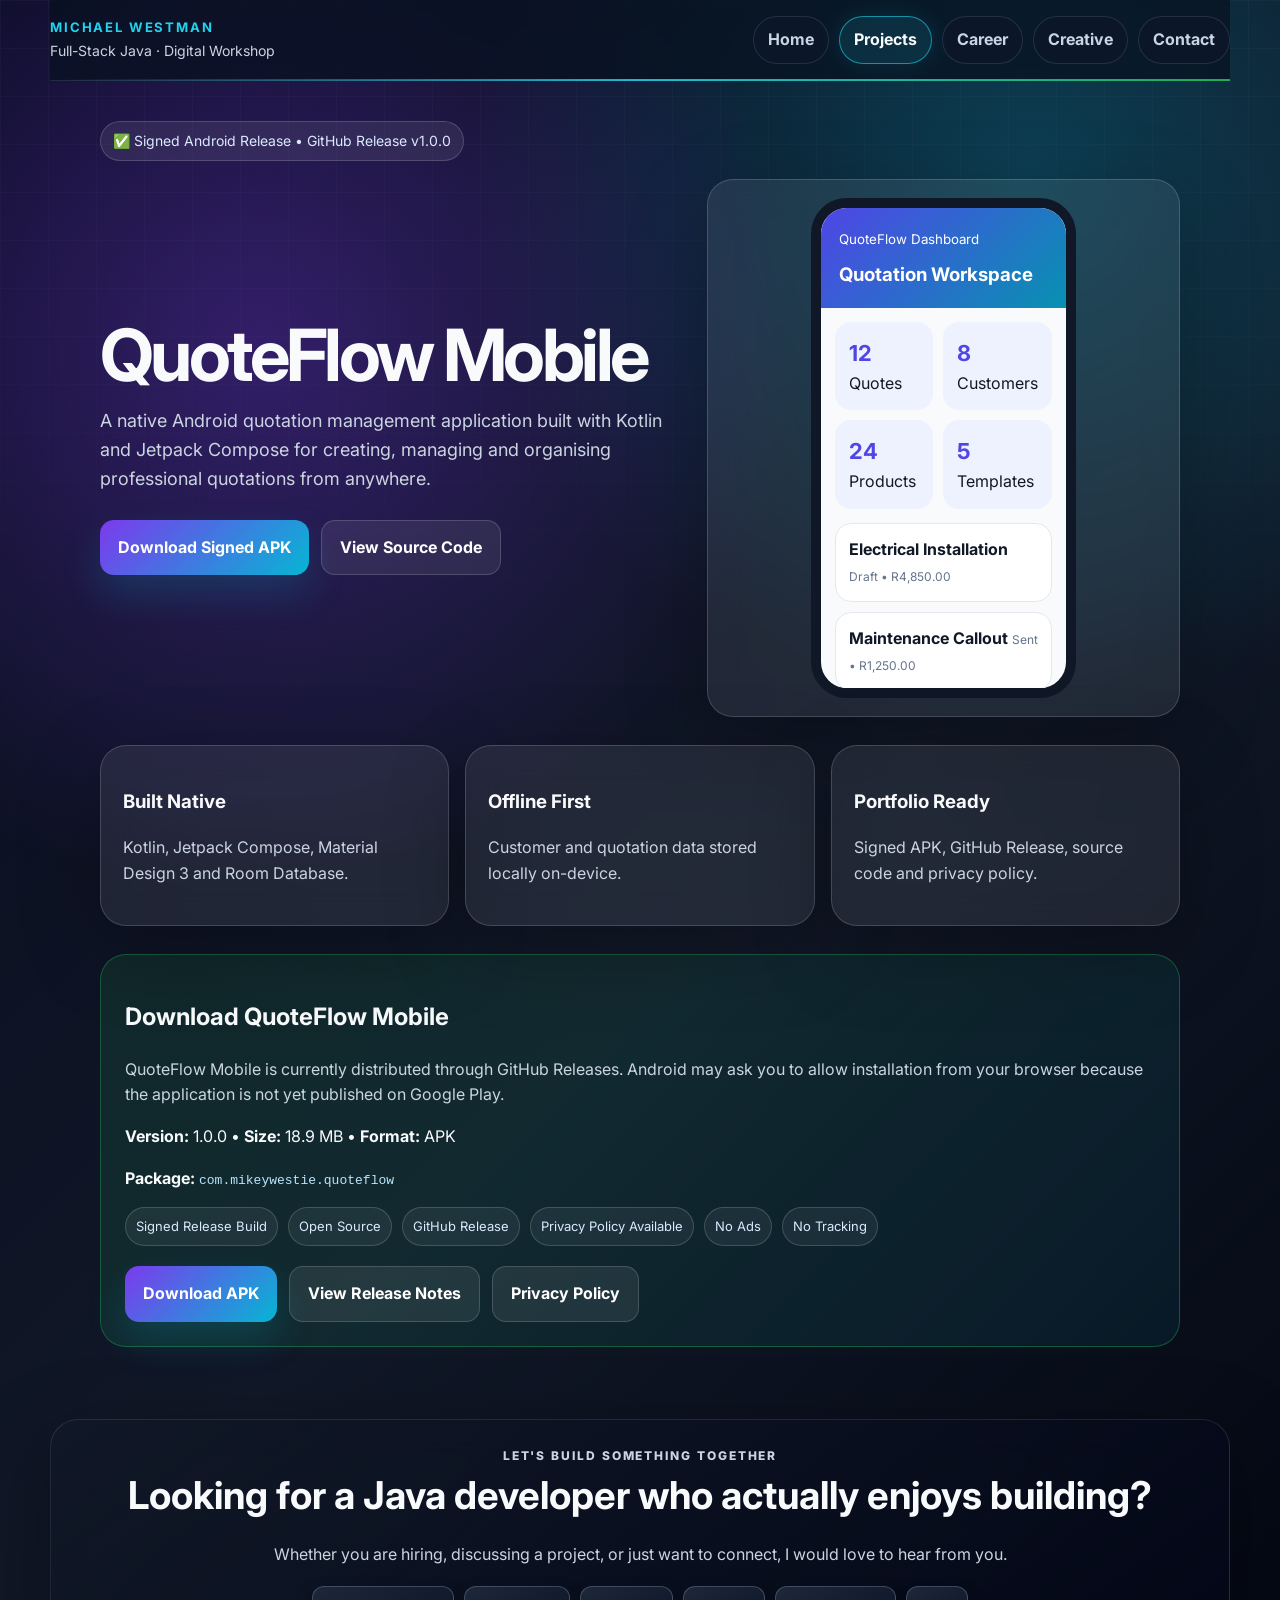
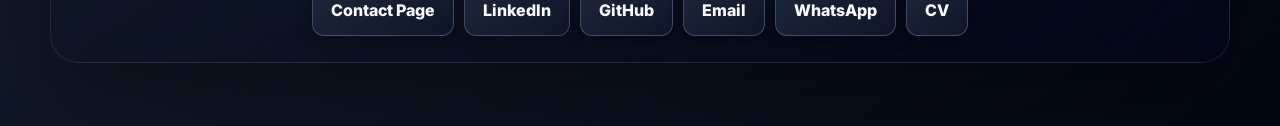
<file: quoteflow-mobile.html>
<!DOCTYPE html>

<html lang="en">
<head>
    <meta charset="UTF-8" />
    <meta name="viewport" content="width=device-width, initial-scale=1.0" />
    <meta name="referrer" content="strict-origin-when-cross-origin" />
    <meta name="theme-color" content="#07111f">
    <link rel="canonical" href="https://mikeywestie.github.io/quoteflow-mobile.html" />
    <meta name="description" content="QuoteFlow Mobile — native Android quotation management app built with Kotlin and Jetpack Compose by Michael Westman." />
    <title>QuoteFlow Mobile | Michael Westman Digital Workshop</title>
    <!-- Open Graph / social sharing -->
    <meta property="og:type" content="website" />
    <meta property="og:url" content="https://mikeywestie.github.io/quoteflow-mobile.html" />
    <meta property="og:title" content="QuoteFlow Mobile | Michael Westman Digital Workshop" />
    <meta property="og:description" content="Native Android quotation management app built with Kotlin and Jetpack Compose. Signed APK available on GitHub Releases." />
    <meta property="og:image" content="https://mikeywestie.github.io/profile.jpg" />
    <meta name="twitter:card" content="summary_large_image" />
    <meta name="twitter:title" content="QuoteFlow Mobile | Michael Westman Digital Workshop" />
    <meta name="twitter:description" content="Native Android quotation management app built with Kotlin and Jetpack Compose. Signed APK available on GitHub Releases." />
    <meta name="twitter:image" content="https://mikeywestie.github.io/profile.jpg" />
    <link rel="icon" href="public/favicon.png" sizes="32x32">
    <link rel="apple-touch-icon" href="public/favicon.png">
    <link rel="stylesheet" href="assets/css/workshop.css">

    <style>
        :root {
          --bg: #080b1f;
          --card: rgba(255,255,255,0.08);
          --card-border: rgba(255,255,255,0.16);
          --text: #f8fafc;
          --muted: #cbd5e1;
          --accent: #7c3aed;
          --accent-2: #06b6d4;
        }

        * { box-sizing: border-box; }

        body {
          margin: 0;
          font-family: Inter, Segoe UI, Arial, sans-serif;
          background:
            radial-gradient(circle at 20% 20%, rgba(124,58,237,0.35), transparent 32%),
            radial-gradient(circle at 80% 10%, rgba(6,182,212,0.26), transparent 30%),
            linear-gradient(135deg, #080b1f 0%, #111827 55%, #030712 100%);
          color: var(--text);
          min-height: 100vh;
          padding: 0;
        }

        .wrap {
          max-width: 1080px;
          margin: 40px auto 60px;
        }

        .badge {
          display: inline-flex;
          align-items: center;
          gap: 8px;
          padding: 8px 12px;
          border: 1px solid var(--card-border);
          background: rgba(255,255,255,0.08);
          border-radius: 999px;
          color: #dbeafe;
          font-size: 14px;
          margin-bottom: 18px;
        }

        .hero {
          display: grid;
          grid-template-columns: 1.1fr 0.9fr;
          gap: 28px;
          align-items: center;
          margin-bottom: 28px;
        }

        h1 {
          font-size: clamp(38px, 6vw, 72px);
          line-height: 0.95;
          margin: 0 0 18px;
          letter-spacing: -0.05em;
        }

        .lead {
          color: var(--muted);
          font-size: 18px;
          max-width: 700px;
          margin: 0 0 26px;
        }

        .actions {
          display: flex;
          gap: 12px;
          flex-wrap: wrap;
        }

        .btn {
          display: inline-flex;
          align-items: center;
          justify-content: center;
          gap: 10px;
          padding: 14px 18px;
          border-radius: 14px;
          font-weight: 700;
          text-decoration: none;
          transition: transform .2s ease;
        }

        .btn:hover {
          transform: translateY(-2px);
        }

        .btn-primary {
          color: white;
          background: linear-gradient(135deg, var(--accent), var(--accent-2));
          box-shadow: 0 18px 38px rgba(6,182,212,0.18);
        }

        .btn-secondary {
          color: white;
          border: 1px solid var(--card-border);
          background: rgba(255,255,255,0.08);
        }

        .phone-card,
        .feature-card {
          border: 1px solid var(--card-border);
          background: var(--card);
          backdrop-filter: blur(18px);
          border-radius: 26px;
          box-shadow: 0 24px 80px rgba(0,0,0,0.26);
        }

        .phone-card {
          padding: 18px;
          min-height: 520px;
          display: flex;
          align-items: center;
          justify-content: center;
        }

        .phone {
          width: 265px;
          height: 500px;
          border: 10px solid #101827;
          border-radius: 36px;
          background: #f8fafc;
          color: #111827;
          overflow: hidden;
        }

        .phone-top {
          padding: 18px;
          background: linear-gradient(135deg, #4f46e5, #0891b2);
          color: white;
        }

        .phone-top h3 {
          margin: 8px 0 0;
        }

        .metric-grid {
          display: grid;
          grid-template-columns: 1fr 1fr;
          gap: 10px;
          padding: 14px;
        }

        .metric {
          background: #eef2ff;
          border-radius: 16px;
          padding: 14px;
        }

        .metric strong {
          display:block;
          font-size:22px;
          color:#4f46e5;
        }

        .list {
          padding: 0 14px 14px;
        }

        .quote-row {
          padding: 13px;
          border-radius: 16px;
          background: white;
          margin-bottom: 10px;
          border: 1px solid #e5e7eb;
        }

        .quote-row span {
          color:#64748b;
          font-size:12px;
        }

        .section {
          margin-top: 28px;
          display: grid;
          grid-template-columns: repeat(3,1fr);
          gap: 16px;
        }

        .feature-card {
          padding: 22px;
        }

        .muted {
          color: var(--muted);
        }

        .download-panel {
          margin-top: 28px;
          padding: 24px;
          border-radius: 26px;
          border: 1px solid rgba(34,197,94,0.35);
          background: linear-gradient(
            135deg,
            rgba(34,197,94,0.12),
            rgba(6,182,212,0.08)
          );
        }

        code {
          color: #bae6fd;
        }

        .trust {
          display: flex;
          gap: 10px;
          flex-wrap: wrap;
          margin-top: 16px;
        }

        .pill {
          border: 1px solid var(--card-border);
          background: rgba(255,255,255,0.06);
          padding: 8px 10px;
          border-radius: 999px;
          color: #dbeafe;
          font-size: 13px;
        }

        @media (max-width: 860px) {
          .hero {
            grid-template-columns: 1fr;
          }

          .section {
            grid-template-columns: 1fr;
          }
        }
    </style>

</head>

<body>

<a class="skip-link" href="#main">Skip to content</a>
<div class="shell">
  <header class="topbar">
    <a class="brand" href="index.html" aria-label="Michael Westman Digital Workshop home"><strong>Michael Westman</strong><span>Full-Stack Java · Digital Workshop</span></a>
    <button class="nav-toggle" id="navToggle" aria-label="Open navigation" aria-expanded="false"><span></span><span></span><span></span></button>
    <nav class="nav" aria-label="Workshop navigation">
      <a href="index.html">Home</a>
      <a href="workshop-projects.html" aria-current="page" class="active">Projects</a>
      <a href="workshop-career.html">Career</a>
      <a href="workshop-creative.html">Creative</a>
      <a href="workshop-contact.html">Contact</a>
    </nav>
  </header>
<div class="wrap" id="main">

    <div class="badge">
        ✅ Signed Android Release • GitHub Release v1.0.0
    </div>

    <section class="hero">

        <div>

            <h1>QuoteFlow Mobile</h1>

            <p class="lead">
                A native Android quotation management application built with
                Kotlin and Jetpack Compose for creating, managing and organising
                professional quotations from anywhere.
            </p>

            <div class="actions">

                <a class="btn btn-primary"
                   href="https://github.com/mikeywestie/quoteflow-mobile/releases/download/v1.0.0/app-release.apk"
                   target="_blank"
                   rel="noreferrer">
                    Download Signed APK
                </a>

                <a class="btn btn-secondary"
                   href="https://github.com/mikeywestie/quoteflow-mobile"
                   target="_blank"
                   rel="noreferrer">
                    View Source Code
                </a>

            </div>

        </div>

        <div class="phone-card">

            <div class="phone">

                <div class="phone-top">
                    <small>QuoteFlow Dashboard</small>
                    <h3>Quotation Workspace</h3>
                </div>

                <div class="metric-grid">
                    <div class="metric"><strong>12</strong>Quotes</div>
                    <div class="metric"><strong>8</strong>Customers</div>
                    <div class="metric"><strong>24</strong>Products</div>
                    <div class="metric"><strong>5</strong>Templates</div>
                </div>

                <div class="list">
                    <div class="quote-row">
                        <b>Electrical Installation</b>
                        <span>Draft • R4,850.00</span>
                    </div>

                    <div class="quote-row">
                        <b>Maintenance Callout</b>
                        <span>Sent • R1,250.00</span>
                    </div>

                    <div class="quote-row">
                        <b>Parts Replacement</b>
                        <span>Approved • R2,700.00</span>
                    </div>
                </div>

            </div>

        </div>

    </section>

    <section class="section">

        <div class="feature-card">
            <h3>Built Native</h3>
            <p class="muted">
                Kotlin, Jetpack Compose, Material Design 3 and Room Database.
            </p>
        </div>

        <div class="feature-card">
            <h3>Offline First</h3>
            <p class="muted">
                Customer and quotation data stored locally on-device.
            </p>
        </div>

        <div class="feature-card">
            <h3>Portfolio Ready</h3>
            <p class="muted">
                Signed APK, GitHub Release, source code and privacy policy.
            </p>
        </div>

    </section>

    <section class="download-panel">

        <h2>Download QuoteFlow Mobile</h2>

        <p class="muted">
            QuoteFlow Mobile is currently distributed through GitHub Releases.
            Android may ask you to allow installation from your browser because
            the application is not yet published on Google Play.
        </p>

        <p>
            <strong>Version:</strong> 1.0.0
            •
            <strong>Size:</strong> 18.9 MB
            •
            <strong>Format:</strong> APK
        </p>

        <p>
            <strong>Package:</strong>
            <code>com.mikeywestie.quoteflow</code>
        </p>

        <div class="trust">
            <span class="pill">Signed Release Build</span>
            <span class="pill">Open Source</span>
            <span class="pill">GitHub Release</span>
            <span class="pill">Privacy Policy Available</span>
            <span class="pill">No Ads</span>
            <span class="pill">No Tracking</span>
        </div>

        <div class="actions" style="margin-top:20px;">

            <a class="btn btn-primary"
               href="https://github.com/mikeywestie/quoteflow-mobile/releases/download/v1.0.0/app-release.apk"
               target="_blank"
               rel="noreferrer">
                Download APK
            </a>

            <a class="btn btn-secondary"
               href="https://github.com/mikeywestie/quoteflow-mobile/releases/tag/v1.0.0"
               target="_blank"
               rel="noreferrer">
                View Release Notes
            </a>

            <a class="btn btn-secondary"
               href="quoteflow-privacy.html">
                Privacy Policy
            </a>

        </div>

    </section>

</div><!-- /.wrap -->
  <footer class="panel footer">
    <p class="section-kicker">Let's Build Something Together</p>
    <h2>Looking for a Java developer who actually enjoys building?</h2>
    <p>Whether you are hiring, discussing a project, or just want to connect, I would love to hear from you.</p>
    <div class="social-row">
      <a class="icon-link" href="workshop-contact.html">Contact Page</a>
      <a class="icon-link" href="https://linkedin.com/in/michael-westman-219178188" target="_blank" rel="noreferrer">LinkedIn</a>
      <a class="icon-link" href="https://github.com/mikeywestie" target="_blank" rel="noreferrer">GitHub</a>
      <a class="icon-link" href="mailto:michaelwestman43@yahoo.com">Email</a>
      <a class="icon-link" href="https://wa.me/27625315897?text=Hi%20Michael,%20I%20found%20your%20portfolio%20and%20would%20like%20to%20connect." target="_blank" rel="noreferrer">WhatsApp</a>
      <a class="icon-link" href="Michael-Westman-CV.pdf" download>CV</a>
    </div>
  </footer>
</div><!-- /.shell -->
<button class="btn-top" id="btnTop" aria-label="Back to top">↑</button>
<script defer src="assets/js/animations.js"></script>
</body>
</html>
</file>
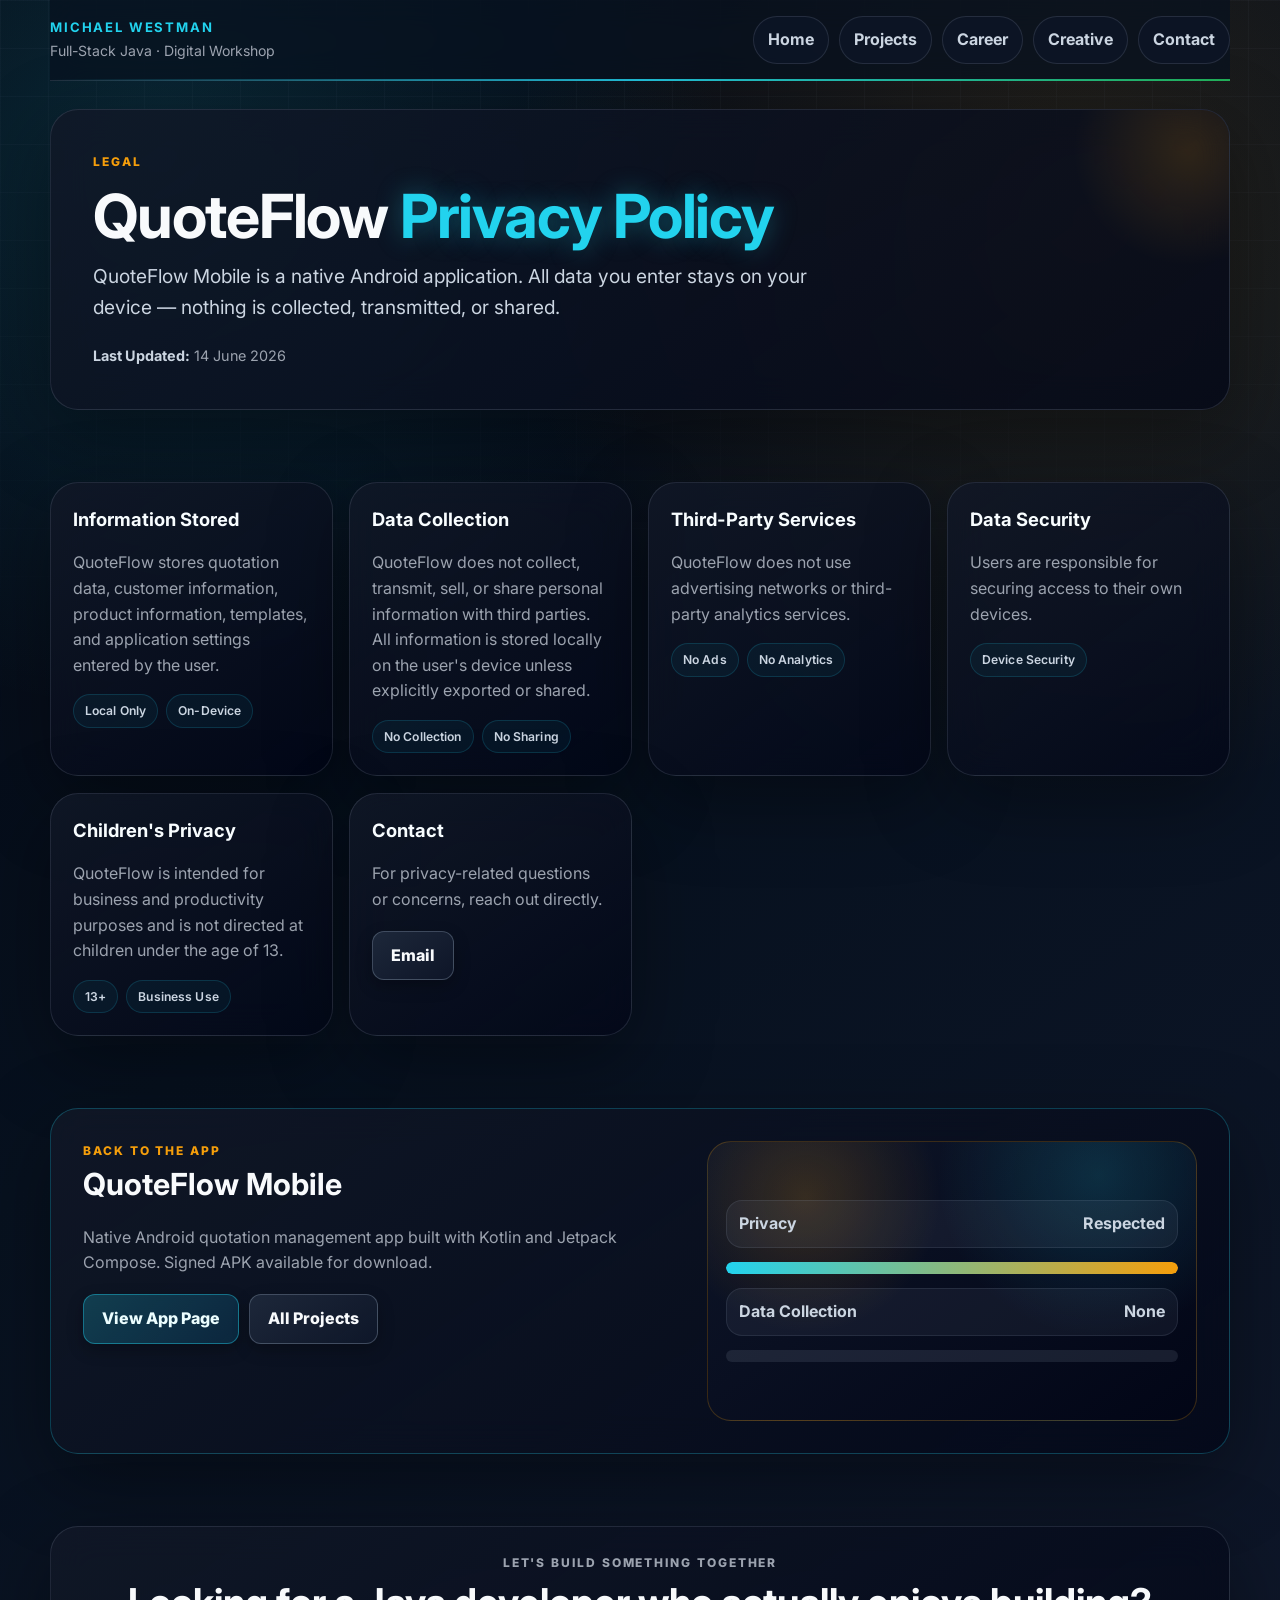
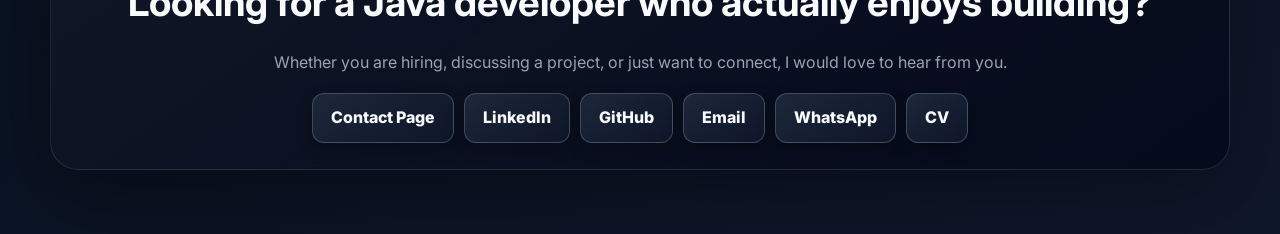
<file: quoteflow-privacy.html>
<!DOCTYPE html>
<html lang="en">
<head>
  <meta charset="UTF-8" />
  <meta name="viewport" content="width=device-width, initial-scale=1.0" />
  <meta name="referrer" content="strict-origin-when-cross-origin" />
  <meta name="theme-color" content="#07111f">
  <link rel="canonical" href="https://mikeywestie.github.io/quoteflow-privacy.html" />
  <meta name="description" content="QuoteFlow Mobile privacy policy — no data collection, all data stored locally on device." />
  <title>QuoteFlow Privacy Policy | Michael Westman Digital Workshop</title>
  <!-- Open Graph / social sharing -->
  <meta property="og:type" content="website" />
  <meta property="og:url" content="https://mikeywestie.github.io/quoteflow-privacy.html" />
  <meta property="og:title" content="QuoteFlow Privacy Policy | Michael Westman Digital Workshop" />
  <meta property="og:description" content="QuoteFlow Mobile privacy policy — no data collection, all data stored locally on device." />
  <meta property="og:image" content="https://mikeywestie.github.io/profile.jpg" />
  <meta name="twitter:card" content="summary_large_image" />
  <meta name="twitter:title" content="QuoteFlow Privacy Policy | Michael Westman Digital Workshop" />
  <meta name="twitter:description" content="QuoteFlow Mobile privacy policy — no data collection, all data stored locally on device." />
  <meta name="twitter:image" content="https://mikeywestie.github.io/profile.jpg" />
  <link rel="icon" href="public/favicon.png" sizes="32x32">
  <link rel="apple-touch-icon" href="public/favicon.png">
  <link rel="stylesheet" href="assets/css/workshop.css" />
</head>
<body>
<a class="skip-link" href="#main">Skip to content</a>
<div class="shell">
  <header class="topbar">
    <a class="brand" href="index.html" aria-label="Michael Westman Digital Workshop home"><strong>Michael Westman</strong><span>Full-Stack Java · Digital Workshop</span></a>
    <button class="nav-toggle" id="navToggle" aria-label="Open navigation" aria-expanded="false"><span></span><span></span><span></span></button>
    <nav class="nav" aria-label="Workshop navigation">
      <a href="index.html">Home</a>
      <a href="workshop-projects.html">Projects</a>
      <a href="workshop-career.html">Career</a>
      <a href="workshop-creative.html">Creative</a>
      <a href="workshop-contact.html">Contact</a>
    </nav>
  </header>

  <main id="main">
    <section class="panel hero-main">
      <p class="kicker">Legal</p>
      <h1>QuoteFlow <span>Privacy Policy</span></h1>
      <p class="hero-copy">QuoteFlow Mobile is a native Android application. All data you enter stays on your device — nothing is collected, transmitted, or shared.</p>
      <p style="margin:0;color:#9ca3af;font-size:.9rem;"><strong style="color:#cbd5e1;">Last Updated:</strong> 14 June 2026</p>
    </section>

    <section class="section">
      <div class="grid-2">
        <article class="mini-card">
          <h3>Information Stored</h3>
          <p>QuoteFlow stores quotation data, customer information, product information, templates, and application settings entered by the user.</p>
          <div class="card-tags"><span>Local Only</span><span>On-Device</span></div>
        </article>
        <article class="mini-card">
          <h3>Data Collection</h3>
          <p>QuoteFlow does not collect, transmit, sell, or share personal information with third parties. All information is stored locally on the user's device unless explicitly exported or shared.</p>
          <div class="card-tags"><span>No Collection</span><span>No Sharing</span></div>
        </article>
        <article class="mini-card">
          <h3>Third-Party Services</h3>
          <p>QuoteFlow does not use advertising networks or third-party analytics services.</p>
          <div class="card-tags"><span>No Ads</span><span>No Analytics</span></div>
        </article>
        <article class="mini-card">
          <h3>Data Security</h3>
          <p>Users are responsible for securing access to their own devices.</p>
          <div class="card-tags"><span>Device Security</span></div>
        </article>
        <article class="mini-card">
          <h3>Children's Privacy</h3>
          <p>QuoteFlow is intended for business and productivity purposes and is not directed at children under the age of 13.</p>
          <div class="card-tags"><span>13+</span><span>Business Use</span></div>
        </article>
        <article class="mini-card">
          <h3>Contact</h3>
          <p>For privacy-related questions or concerns, reach out directly.</p>
          <div class="actions">
            <a class="button" href="mailto:michaelwestman43@yahoo.com">Email</a>
          </div>
        </article>
      </div>
    </section>

    <section class="section">
      <article class="workbench-card">
        <div>
          <p class="section-kicker">Back To The App</p>
          <h2>QuoteFlow Mobile</h2>
          <p>Native Android quotation management app built with Kotlin and Jetpack Compose. Signed APK available for download.</p>
          <div class="actions">
            <a class="button primary" href="quoteflow-mobile.html">View App Page</a>
            <a class="button" href="workshop-projects.html">All Projects</a>
          </div>
        </div>
        <div class="workbench-visual">
          <div class="status-pill"><span>Privacy</span><span>Respected</span></div>
          <div class="monitor-line"><span style="--w:100%"></span></div>
          <div class="status-pill"><span>Data Collection</span><span>None</span></div>
          <div class="monitor-line"><span style="--w:0%"></span></div>
        </div>
      </article>
    </section>
  </main>
  <footer class="panel footer">
    <p class="section-kicker">Let's Build Something Together</p>
    <h2>Looking for a Java developer who actually enjoys building?</h2>
    <p>Whether you are hiring, discussing a project, or just want to connect, I would love to hear from you.</p>
    <div class="social-row">
      <a class="icon-link" href="workshop-contact.html">Contact Page</a>
      <a class="icon-link" href="https://linkedin.com/in/michael-westman-219178188" target="_blank" rel="noreferrer">LinkedIn</a>
      <a class="icon-link" href="https://github.com/mikeywestie" target="_blank" rel="noreferrer">GitHub</a>
      <a class="icon-link" href="mailto:michaelwestman43@yahoo.com">Email</a>
      <a class="icon-link" href="https://wa.me/27625315897?text=Hi%20Michael,%20I%20found%20your%20portfolio%20and%20would%20like%20to%20connect." target="_blank" rel="noreferrer">WhatsApp</a>
      <a class="icon-link" href="Michael-Westman-CV.pdf" download>CV</a>
    </div>
  </footer>
</div>
<button class="btn-top" id="btnTop" aria-label="Back to top">↑</button>
<script defer src="assets/js/animations.js"></script>
</body>
</html>
</file>
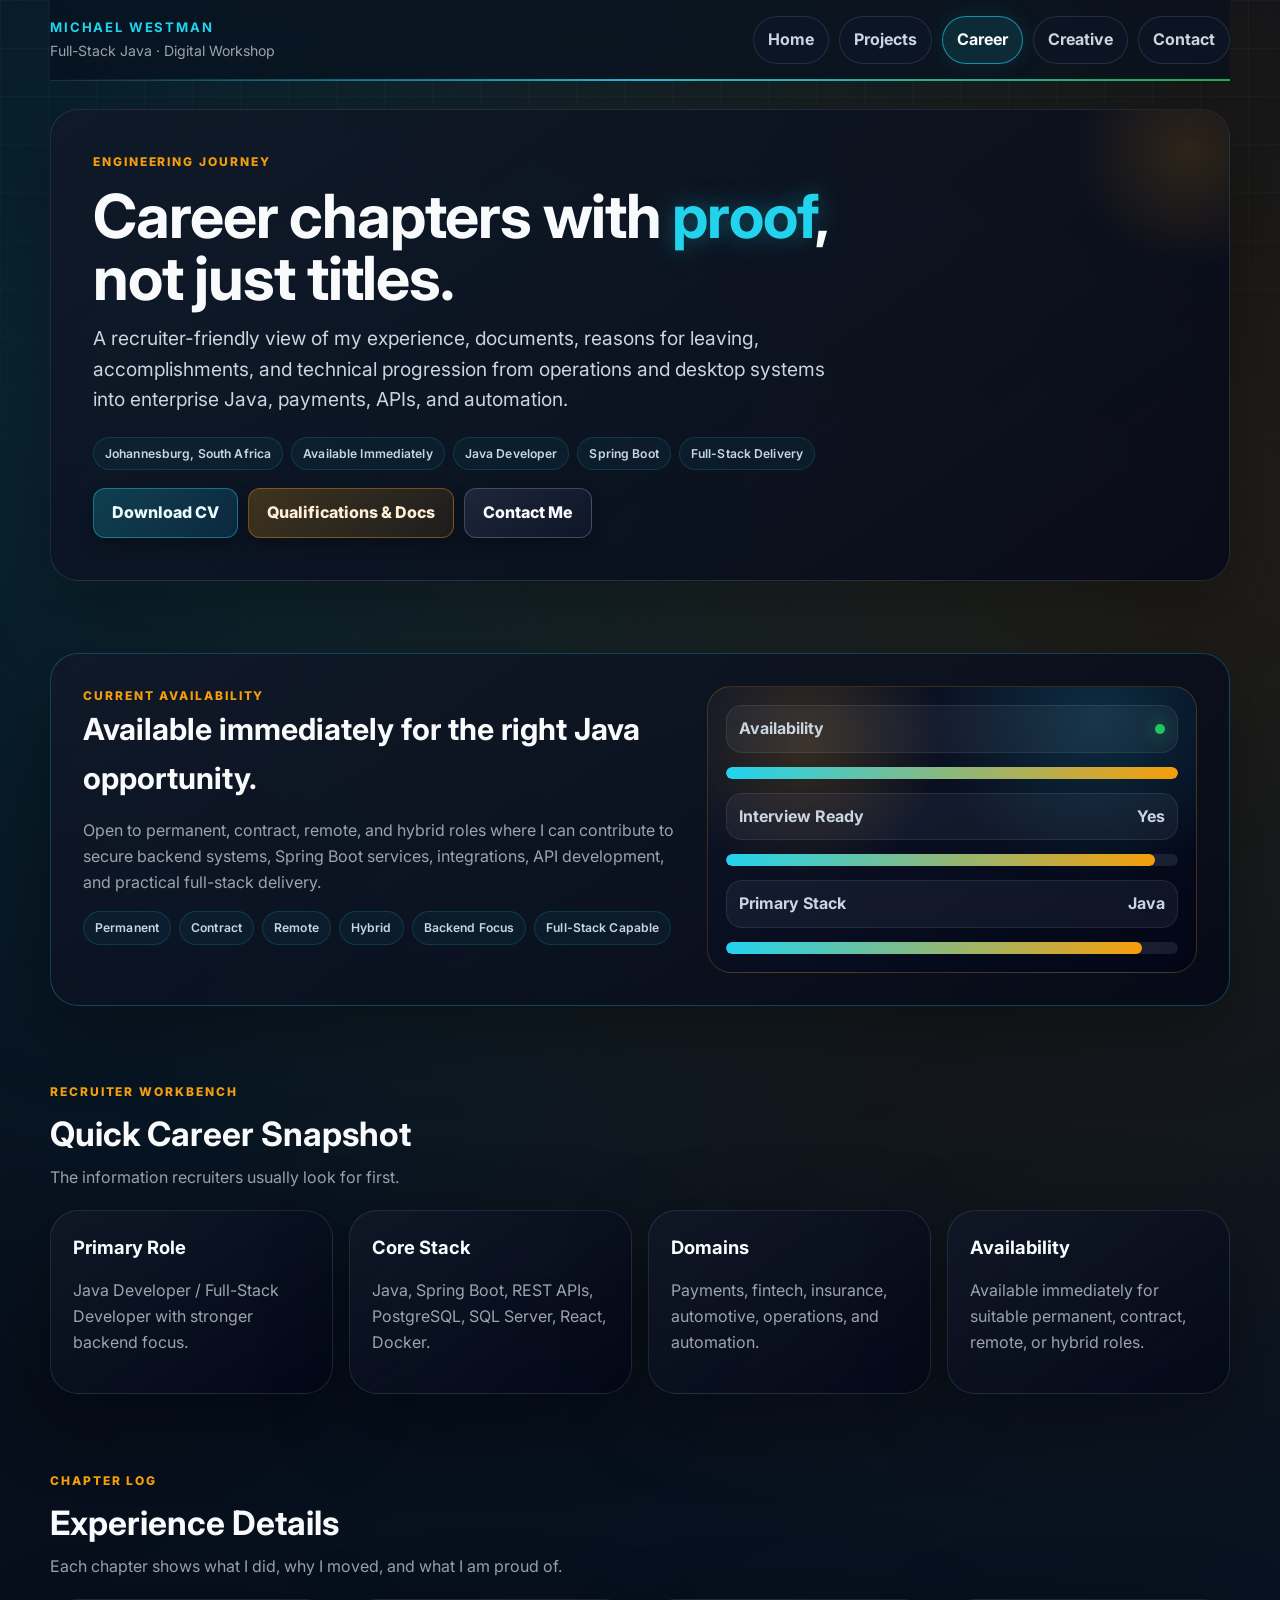
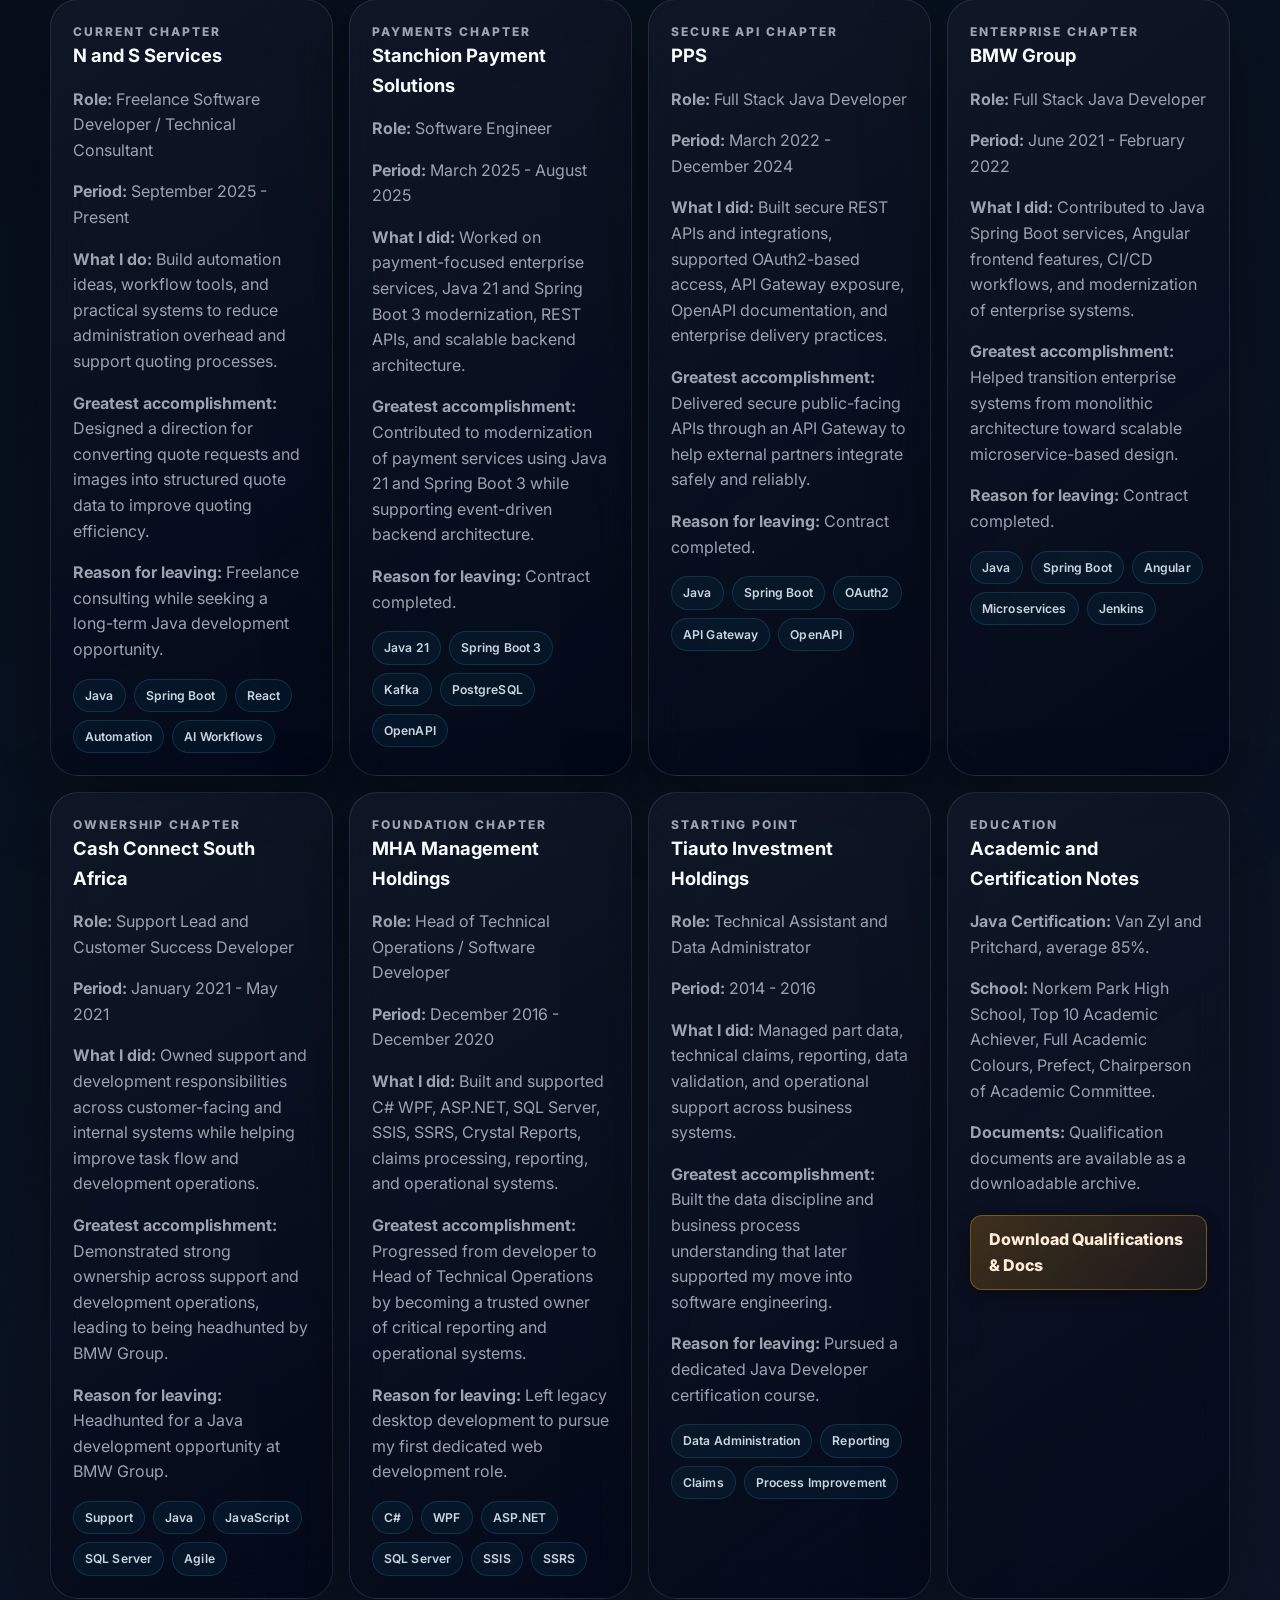
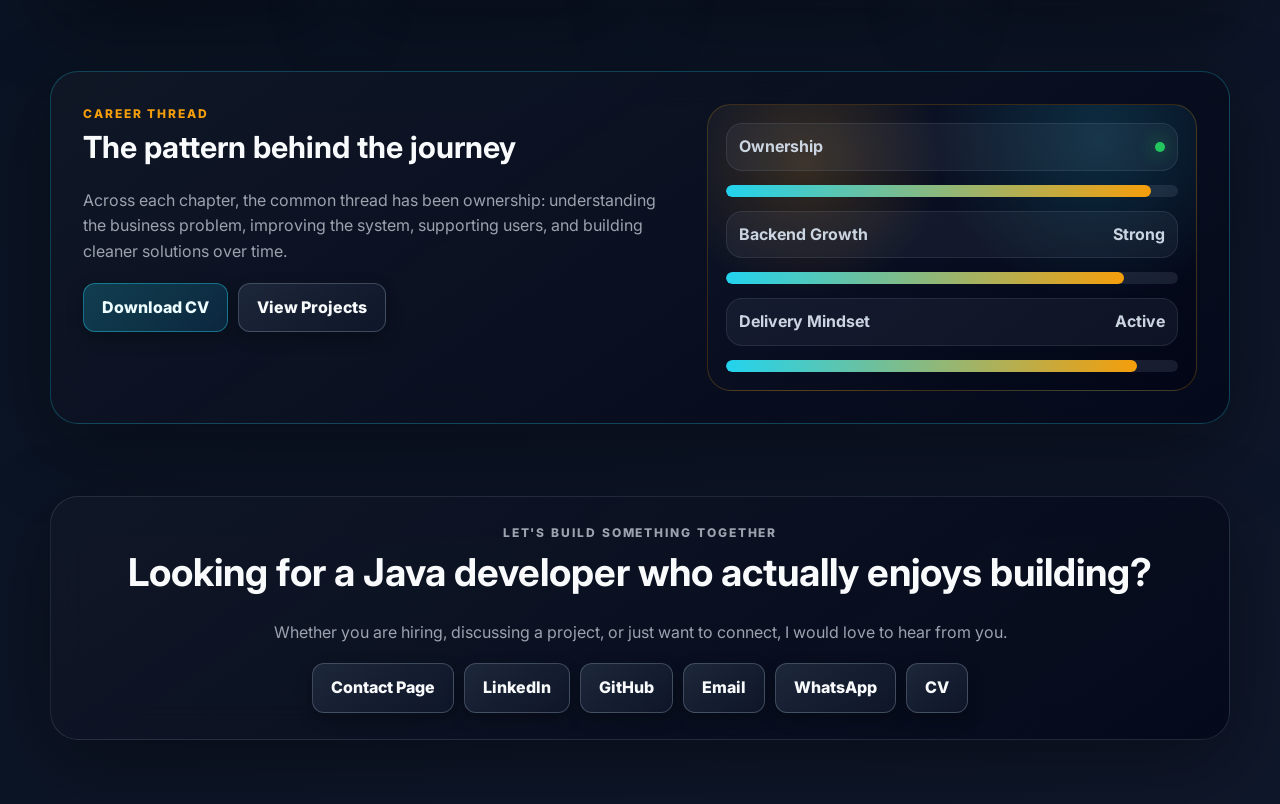
<file: workshop-career.html>
<!DOCTYPE html>
<html lang="en">
<head>
  <meta charset="UTF-8" />
  <meta name="viewport" content="width=device-width, initial-scale=1.0" />
  <meta name="referrer" content="strict-origin-when-cross-origin" />
  <meta name="theme-color" content="#07111f">
  <link rel="canonical" href="https://mikeywestie.github.io/workshop-career.html" />
  <meta name="description" content="Michael Westman Digital Workshop career page with CV downloads, experience chapters, accomplishments, reasons for leaving, and technical background." />
  <title>Career | Michael Westman Digital Workshop</title>
  <!-- Open Graph / social sharing -->
  <meta property="og:type" content="website" />
  <meta property="og:url" content="https://mikeywestie.github.io/workshop-career.html" />
  <meta property="og:title" content="Career | Michael Westman Digital Workshop" />
  <meta property="og:description" content="Career chapters, CV download, and technical background for Michael Westman — Java Developer with experience in payments, fintech, insurance, and enterprise systems." />
  <meta property="og:image" content="https://mikeywestie.github.io/profile.jpg" />
  <meta name="twitter:card" content="summary_large_image" />
  <meta name="twitter:title" content="Career | Michael Westman Digital Workshop" />
  <meta name="twitter:description" content="Career chapters, CV download, and technical background for Michael Westman — Java Developer with experience in payments, fintech, insurance, and enterprise systems." />
  <meta name="twitter:image" content="https://mikeywestie.github.io/profile.jpg" />
  <link rel="icon" href="public/favicon.png" sizes="32x32">
  <link rel="apple-touch-icon" href="public/favicon.png">
  <link rel="stylesheet" href="assets/css/workshop.css" />
</head>
<body>
<a class="skip-link" href="#main">Skip to content</a>
  <div class="shell">
    <header class="topbar">
      <a class="brand" href="index.html" aria-label="Michael Westman Digital Workshop home"><strong>Michael Westman</strong><span>Full-Stack Java · Digital Workshop</span></a>
      <button class="nav-toggle" id="navToggle" aria-label="Open navigation" aria-expanded="false"><span></span><span></span><span></span></button>
      <nav class="nav" aria-label="Workshop navigation">
        <a href="index.html">Home</a>
        <a href="workshop-projects.html">Projects</a>
        <a href="workshop-career.html" aria-current="page" class="active">Career</a>
        <a href="workshop-creative.html">Creative</a>
        <a href="workshop-contact.html">Contact</a>
      </nav>
    </header>

    <main id="main">
      <section class="panel hero-main">
        <p class="kicker">Engineering Journey</p>
        <h1>Career chapters with <span>proof</span>, not just titles.</h1>
        <p class="hero-copy">
          A recruiter-friendly view of my experience, documents, reasons for leaving, accomplishments, and technical progression from operations and desktop systems into enterprise Java, payments, APIs, and automation.
        </p>
        <div class="hero-tags">
          <span>Johannesburg, South Africa</span>
          <span>Available Immediately</span>
          <span>Java Developer</span>
          <span>Spring Boot</span>
          <span>Full-Stack Delivery</span>
        </div>
        <div class="actions">
          <a class="button primary" href="Michael-Westman-CV.pdf" download>Download CV</a>
          <a class="button amber" href="Michael_Westman_Academic_Documents.zip" download>Qualifications & Docs</a>
          <a class="button" href="workshop-contact.html">Contact Me</a>
        </div>
      </section>

      <section class="section">
        <article class="workbench-card">
          <div>
            <p class="section-kicker">Current Availability</p>
            <h2>Available immediately for the right Java opportunity.</h2>
            <p>
              Open to permanent, contract, remote, and hybrid roles where I can contribute to secure backend systems,
              Spring Boot services, integrations, API development, and practical full-stack delivery.
            </p>
            <div class="card-tags">
              <span>Permanent</span><span>Contract</span><span>Remote</span><span>Hybrid</span><span>Backend Focus</span><span>Full-Stack Capable</span>
            </div>
          </div>
          <div class="workbench-visual">
            <div class="status-pill"><span>Availability</span><span class="dot" aria-hidden="true"></span></div><div class="monitor-line"><span style="--w:100%"></span></div>
            <div class="status-pill"><span>Interview Ready</span><span>Yes</span></div><div class="monitor-line"><span style="--w:95%"></span></div>
            <div class="status-pill"><span>Primary Stack</span><span>Java</span></div><div class="monitor-line"><span style="--w:92%"></span></div>
          </div>
        </article>
      </section>

      <section class="section">
        <div class="section-header">
          <div>
            <p class="section-kicker">Recruiter Workbench</p>
            <h2>Quick Career Snapshot</h2>
            <p>The information recruiters usually look for first.</p>
          </div>
        </div>
        <div class="grid-4">
          <article class="mini-card"><h3>Primary Role</h3><p>Java Developer / Full-Stack Developer with stronger backend focus.</p></article>
          <article class="mini-card"><h3>Core Stack</h3><p>Java, Spring Boot, REST APIs, PostgreSQL, SQL Server, React, Docker.</p></article>
          <article class="mini-card"><h3>Domains</h3><p>Payments, fintech, insurance, automotive, operations, and automation.</p></article>
          <article class="mini-card"><h3>Availability</h3><p>Available immediately for suitable permanent, contract, remote, or hybrid roles.</p></article>
        </div>
      </section>

      <section class="section">
        <div class="section-header">
          <div>
            <p class="section-kicker">Chapter Log</p>
            <h2>Experience Details</h2>
            <p>Each chapter shows what I did, why I moved, and what I am proud of.</p>
          </div>
        </div>

        <div class="grid-2">
          <article class="mini-card"><p class="section-kicker">Current Chapter</p><h3>N and S Services</h3><p><strong>Role:</strong> Freelance Software Developer / Technical Consultant</p><p><strong>Period:</strong> September 2025 - Present</p><p><strong>What I do:</strong> Build automation ideas, workflow tools, and practical systems to reduce administration overhead and support quoting processes.</p><p><strong>Greatest accomplishment:</strong> Designed a direction for converting quote requests and images into structured quote data to improve quoting efficiency.</p><p><strong>Reason for leaving:</strong> Freelance consulting while seeking a long-term Java development opportunity.</p><div class="card-tags"><span>Java</span><span>Spring Boot</span><span>React</span><span>Automation</span><span>AI Workflows</span></div></article>
          <article class="mini-card"><p class="section-kicker">Payments Chapter</p><h3>Stanchion Payment Solutions</h3><p><strong>Role:</strong> Software Engineer</p><p><strong>Period:</strong> March 2025 - August 2025</p><p><strong>What I did:</strong> Worked on payment-focused enterprise services, Java 21 and Spring Boot 3 modernization, REST APIs, and scalable backend architecture.</p><p><strong>Greatest accomplishment:</strong> Contributed to modernization of payment services using Java 21 and Spring Boot 3 while supporting event-driven backend architecture.</p><p><strong>Reason for leaving:</strong> Contract completed.</p><div class="card-tags"><span>Java 21</span><span>Spring Boot 3</span><span>Kafka</span><span>PostgreSQL</span><span>OpenAPI</span></div></article>
          <article class="mini-card"><p class="section-kicker">Secure API Chapter</p><h3>PPS</h3><p><strong>Role:</strong> Full Stack Java Developer</p><p><strong>Period:</strong> March 2022 - December 2024</p><p><strong>What I did:</strong> Built secure REST APIs and integrations, supported OAuth2-based access, API Gateway exposure, OpenAPI documentation, and enterprise delivery practices.</p><p><strong>Greatest accomplishment:</strong> Delivered secure public-facing APIs through an API Gateway to help external partners integrate safely and reliably.</p><p><strong>Reason for leaving:</strong> Contract completed.</p><div class="card-tags"><span>Java</span><span>Spring Boot</span><span>OAuth2</span><span>API Gateway</span><span>OpenAPI</span></div></article>
          <article class="mini-card"><p class="section-kicker">Enterprise Chapter</p><h3>BMW Group</h3><p><strong>Role:</strong> Full Stack Java Developer</p><p><strong>Period:</strong> June 2021 - February 2022</p><p><strong>What I did:</strong> Contributed to Java Spring Boot services, Angular frontend features, CI/CD workflows, and modernization of enterprise systems.</p><p><strong>Greatest accomplishment:</strong> Helped transition enterprise systems from monolithic architecture toward scalable microservice-based design.</p><p><strong>Reason for leaving:</strong> Contract completed.</p><div class="card-tags"><span>Java</span><span>Spring Boot</span><span>Angular</span><span>Microservices</span><span>Jenkins</span></div></article>
          <article class="mini-card"><p class="section-kicker">Ownership Chapter</p><h3>Cash Connect South Africa</h3><p><strong>Role:</strong> Support Lead and Customer Success Developer</p><p><strong>Period:</strong> January 2021 - May 2021</p><p><strong>What I did:</strong> Owned support and development responsibilities across customer-facing and internal systems while helping improve task flow and development operations.</p><p><strong>Greatest accomplishment:</strong> Demonstrated strong ownership across support and development operations, leading to being headhunted by BMW Group.</p><p><strong>Reason for leaving:</strong> Headhunted for a Java development opportunity at BMW Group.</p><div class="card-tags"><span>Support</span><span>Java</span><span>JavaScript</span><span>SQL Server</span><span>Agile</span></div></article>
          <article class="mini-card"><p class="section-kicker">Foundation Chapter</p><h3>MHA Management Holdings</h3><p><strong>Role:</strong> Head of Technical Operations / Software Developer</p><p><strong>Period:</strong> December 2016 - December 2020</p><p><strong>What I did:</strong> Built and supported C# WPF, ASP.NET, SQL Server, SSIS, SSRS, Crystal Reports, claims processing, reporting, and operational systems.</p><p><strong>Greatest accomplishment:</strong> Progressed from developer to Head of Technical Operations by becoming a trusted owner of critical reporting and operational systems.</p><p><strong>Reason for leaving:</strong> Left legacy desktop development to pursue my first dedicated web development role.</p><div class="card-tags"><span>C#</span><span>WPF</span><span>ASP.NET</span><span>SQL Server</span><span>SSIS</span><span>SSRS</span></div></article>
          <article class="mini-card"><p class="section-kicker">Starting Point</p><h3>Tiauto Investment Holdings</h3><p><strong>Role:</strong> Technical Assistant and Data Administrator</p><p><strong>Period:</strong> 2014 - 2016</p><p><strong>What I did:</strong> Managed part data, technical claims, reporting, data validation, and operational support across business systems.</p><p><strong>Greatest accomplishment:</strong> Built the data discipline and business process understanding that later supported my move into software engineering.</p><p><strong>Reason for leaving:</strong> Pursued a dedicated Java Developer certification course.</p><div class="card-tags"><span>Data Administration</span><span>Reporting</span><span>Claims</span><span>Process Improvement</span></div></article>
          <article class="mini-card"><p class="section-kicker">Education</p><h3>Academic and Certification Notes</h3><p><strong>Java Certification:</strong> Van Zyl and Pritchard, average 85%.</p><p><strong>School:</strong> Norkem Park High School, Top 10 Academic Achiever, Full Academic Colours, Prefect, Chairperson of Academic Committee.</p><p><strong>Documents:</strong> Qualification documents are available as a downloadable archive.</p><div class="actions"><a class="button amber" href="Michael_Westman_Academic_Documents.zip" download>Download Qualifications & Docs</a></div></article>
        </div>
      </section>

      <section class="section"><article class="workbench-card"><div><p class="section-kicker">Career Thread</p><h2>The pattern behind the journey</h2><p>Across each chapter, the common thread has been ownership: understanding the business problem, improving the system, supporting users, and building cleaner solutions over time.</p><div class="actions"><a class="button primary" href="Michael-Westman-CV.pdf" download>Download CV</a><a class="button" href="workshop-projects.html">View Projects</a></div></div><div class="workbench-visual"><div class="status-pill"><span>Ownership</span><span class="dot" aria-hidden="true"></span></div><div class="monitor-line"><span style="--w:94%"></span></div><div class="status-pill"><span>Backend Growth</span><span>Strong</span></div><div class="monitor-line"><span style="--w:88%"></span></div><div class="status-pill"><span>Delivery Mindset</span><span>Active</span></div><div class="monitor-line"><span style="--w:91%"></span></div></div></article></section>
    </main>
  <footer class="panel footer">
    <p class="section-kicker">Let's Build Something Together</p>
    <h2>Looking for a Java developer who actually enjoys building?</h2>
    <p>Whether you are hiring, discussing a project, or just want to connect, I would love to hear from you.</p>
    <div class="social-row">
      <a class="icon-link" href="workshop-contact.html">Contact Page</a>
      <a class="icon-link" href="https://linkedin.com/in/michael-westman-219178188" target="_blank" rel="noreferrer">LinkedIn</a>
      <a class="icon-link" href="https://github.com/mikeywestie" target="_blank" rel="noreferrer">GitHub</a>
      <a class="icon-link" href="mailto:michaelwestman43@yahoo.com">Email</a>
      <a class="icon-link" href="https://wa.me/27625315897?text=Hi%20Michael,%20I%20found%20your%20portfolio%20and%20would%20like%20to%20connect." target="_blank" rel="noreferrer">WhatsApp</a>
      <a class="icon-link" href="Michael-Westman-CV.pdf" download>CV</a>
    </div>
  </footer>
  </div>
<button class="btn-top" id="btnTop" aria-label="Back to top">↑</button>
<script defer src="assets/js/animations.js"></script>
</body>
</html>
</file>
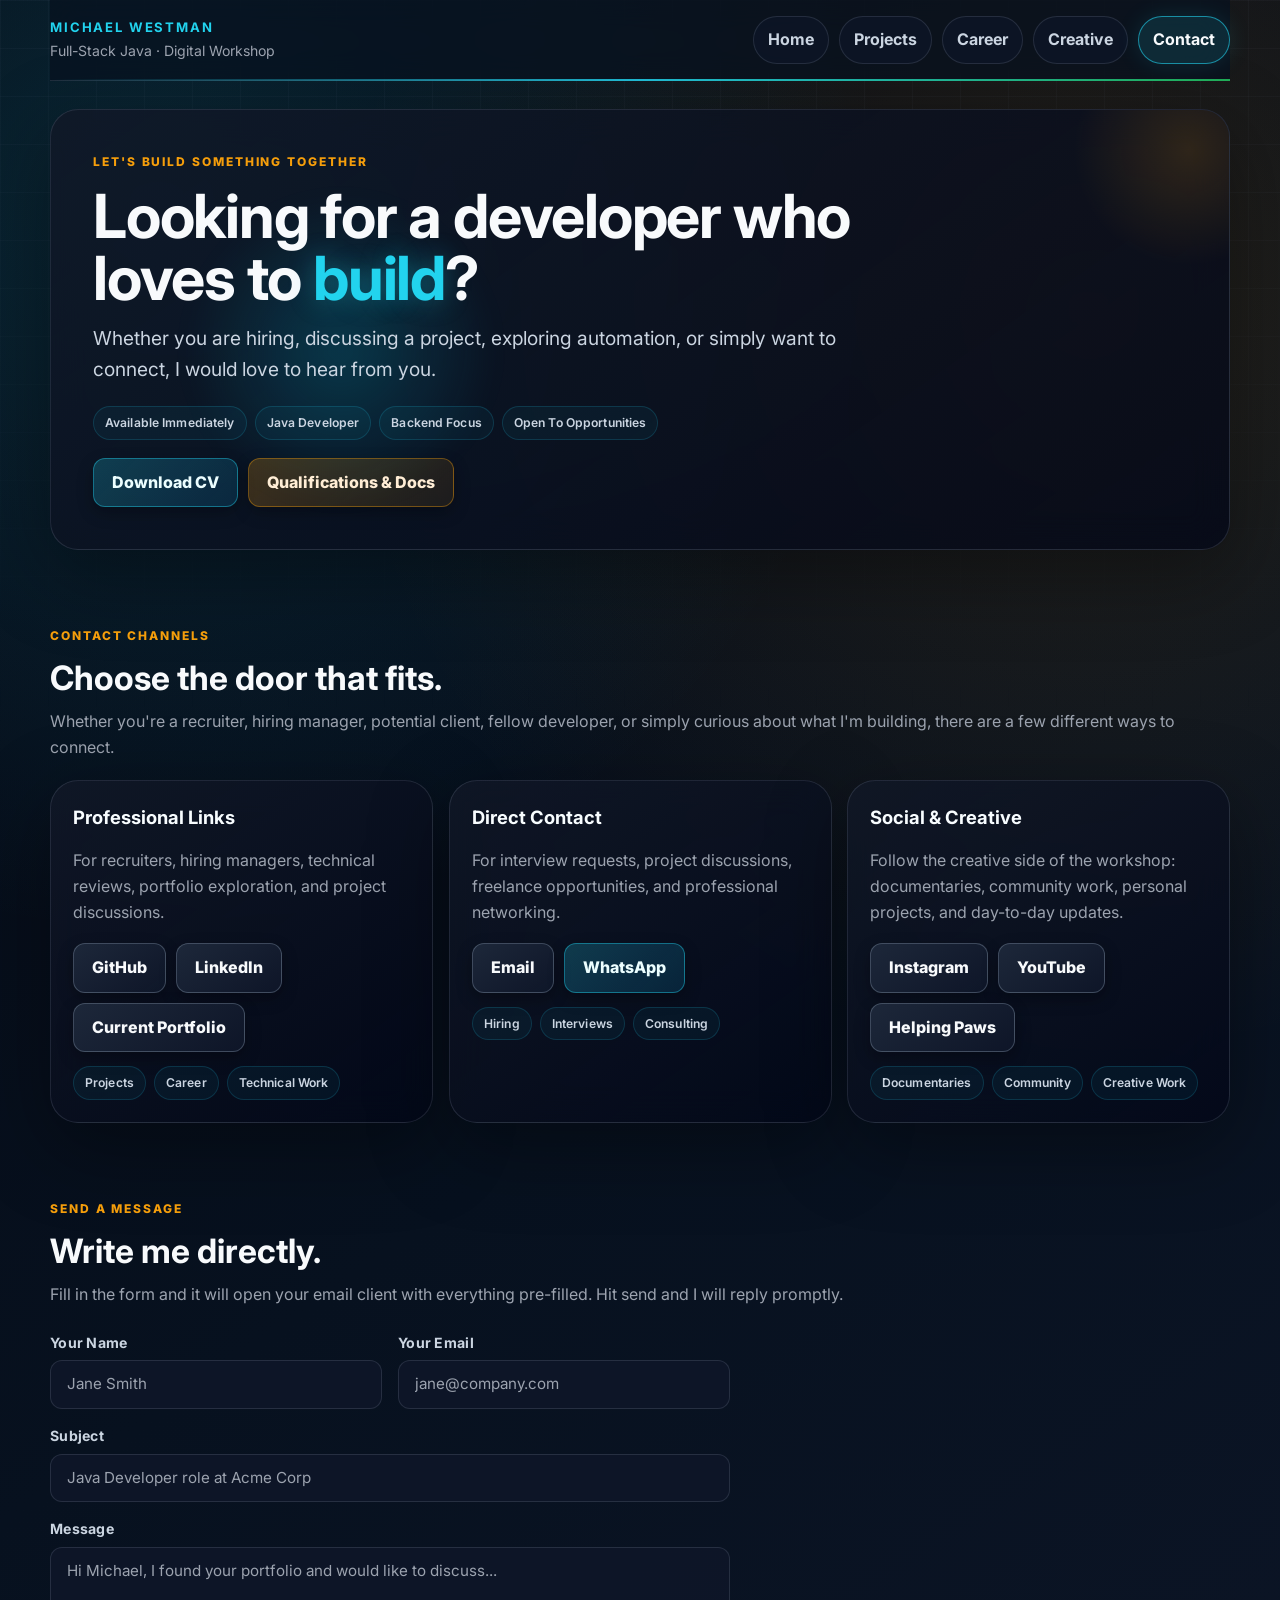
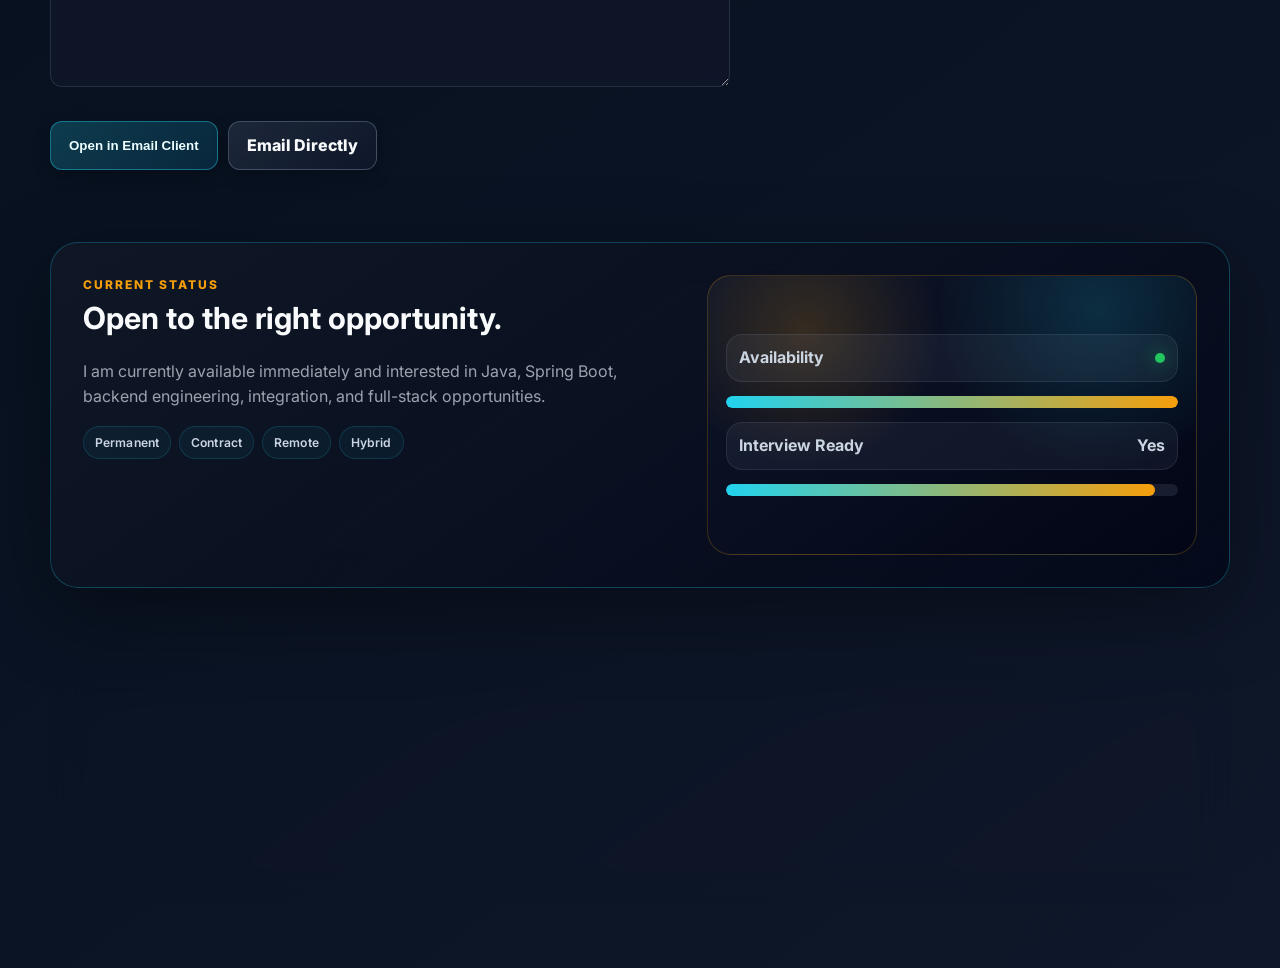
<file: workshop-contact.html>
<!DOCTYPE html>
<html lang="en">
<head>
    <meta charset="UTF-8">
    <meta name="viewport" content="width=device-width, initial-scale=1.0">
    <meta name="referrer" content="strict-origin-when-cross-origin" />
    <meta name="theme-color" content="#07111f">
    <link rel="canonical" href="https://mikeywestie.github.io/workshop-contact.html" />
    <meta name="description" content="Get in touch with Michael Westman — Java Developer available immediately for permanent, contract, remote, and hybrid backend and full-stack opportunities." />
    <title>Contact | Michael Westman Digital Workshop</title>
    <!-- Open Graph / social sharing -->
    <meta property="og:type" content="website" />
    <meta property="og:url" content="https://mikeywestie.github.io/workshop-contact.html" />
    <meta property="og:title" content="Contact | Michael Westman Digital Workshop" />
    <meta property="og:description" content="Get in touch with Michael Westman — Java Developer available immediately for permanent, contract, remote, and hybrid backend and full-stack opportunities." />
    <meta property="og:image" content="https://mikeywestie.github.io/profile.jpg" />
    <meta name="twitter:card" content="summary_large_image" />
    <meta name="twitter:title" content="Contact | Michael Westman Digital Workshop" />
    <meta name="twitter:description" content="Get in touch with Michael Westman — Java Developer available immediately for permanent, contract, remote, and hybrid backend and full-stack opportunities." />
    <meta name="twitter:image" content="https://mikeywestie.github.io/profile.jpg" />
    <link rel="icon" href="public/favicon.png" sizes="32x32">
    <link rel="apple-touch-icon" href="public/favicon.png">
    <link rel="stylesheet" href="assets/css/workshop.css">
</head>
<body>
<a class="skip-link" href="#main">Skip to content</a>
<div class="shell">
    <header class="topbar">
        <a class="brand" href="index.html" aria-label="Michael Westman Digital Workshop home">
            <strong>Michael Westman</strong>
            <span>Full-Stack Java · Digital Workshop</span>
        </a>
        <button class="nav-toggle" id="navToggle" aria-label="Open navigation" aria-expanded="false"><span></span><span></span><span></span></button>

        <nav class="nav" aria-label="Workshop navigation">
            <a href="index.html">Home</a>
            <a href="workshop-projects.html">Projects</a>
            <a href="workshop-career.html">Career</a>
            <a href="workshop-creative.html">Creative</a>
            <a href="workshop-contact.html" aria-current="page" class="active">Contact</a>
        </nav>
    </header>

    <main id="main">
        <section class="panel hero-main contact-hero-glow">
            <p class="kicker">Let's Build Something Together</p>
            <h1>Looking for a developer who loves to <span>build</span>?</h1>
            <p class="hero-copy">
                Whether you are hiring, discussing a project, exploring automation,
                or simply want to connect, I would love to hear from you.
            </p>

            <div class="hero-tags">
                <span>Available Immediately</span>
                <span>Java Developer</span>
                <span>Backend Focus</span>
                <span>Open To Opportunities</span>
            </div>

            <div class="actions">
                <a class="button primary" href="Michael-Westman-CV.pdf" download>Download CV</a>
                <a class="button amber" href="Michael_Westman_Academic_Documents.zip" download>Qualifications & Docs</a>
            </div>
        </section>

        <section class="section">
            <div class="section-header"><div><p class="section-kicker">Contact Channels</p><h2>Choose the door that fits.</h2><p>Whether you're a recruiter, hiring manager, potential client, fellow developer, or simply curious about what I'm building, there are a few different ways to connect.</p></div></div>
            <div class="grid-3">
                <article class="mini-card"><h3>Professional Links</h3><p>For recruiters, hiring managers, technical reviews, portfolio exploration, and project discussions.</p><div class="actions"><a class="button" href="https://github.com/mikeywestie" target="_blank" rel="noreferrer">GitHub</a><a class="button" href="https://linkedin.com/in/michael-westman-219178188" target="_blank" rel="noreferrer">LinkedIn</a><a class="button" href="index.html">Current Portfolio</a></div><div class="card-tags"><span>Projects</span><span>Career</span><span>Technical Work</span></div></article>
                <article class="mini-card"><h3>Direct Contact</h3><p>For interview requests, project discussions, freelance opportunities, and professional networking.</p><div class="actions"><a class="button" href="mailto:michaelwestman43@yahoo.com">Email</a><a class="button primary" href="https://wa.me/27625315897?text=Hi%20Michael,%20I%20found%20your%20portfolio%20and%20would%20like%20to%20connect." target="_blank" rel="noreferrer">WhatsApp</a></div><div class="card-tags"><span>Hiring</span><span>Interviews</span><span>Consulting</span></div></article>
                <article class="mini-card"><h3>Social & Creative</h3><p>Follow the creative side of the workshop: documentaries, community work, personal projects, and day-to-day updates.</p><div class="actions"><a class="button" href="https://www.instagram.com/westman500/" target="_blank" rel="noreferrer">Instagram</a><a class="button" href="https://www.youtube.com/@MikeyWestman" target="_blank" rel="noreferrer">YouTube</a><a class="button" href="https://www.facebook.com/groups/1522044882894961/" target="_blank" rel="noreferrer">Helping Paws</a></div><div class="card-tags"><span>Documentaries</span><span>Community</span><span>Creative Work</span></div></article>
            </div>
        </section>

        <section class="section">
            <div class="section-header"><div><p class="section-kicker">Send a Message</p><h2>Write me directly.</h2><p>Fill in the form and it will open your email client with everything pre-filled. Hit send and I will reply promptly.</p></div></div>
            <form class="contact-form" id="contactForm" novalidate>
                <div class="form-row" style="display:grid;grid-template-columns:1fr 1fr;gap:16px">
                    <div class="form-group">
                        <label for="cName">Your Name</label>
                        <input id="cName" type="text" placeholder="Jane Smith" required>
                    </div>
                    <div class="form-group">
                        <label for="cEmail">Your Email</label>
                        <input id="cEmail" type="email" placeholder="jane@company.com" required>
                    </div>
                </div>
                <div class="form-group">
                    <label for="cSubject">Subject</label>
                    <input id="cSubject" type="text" placeholder="Java Developer role at Acme Corp">
                </div>
                <div class="form-group">
                    <label for="cMessage">Message</label>
                    <textarea id="cMessage" rows="5" placeholder="Hi Michael, I found your portfolio and would like to discuss..."></textarea>
                </div>
                <div class="actions">
                    <button class="button primary" type="submit">Open in Email Client</button>
                    <a class="button" href="mailto:michaelwestman43@yahoo.com">Email Directly</a>
                </div>
            </form>
        </section>

        <section class="section">
            <article class="workbench-card">
                <div><p class="section-kicker">Current Status</p><h2>Open to the right opportunity.</h2><p>I am currently available immediately and interested in Java, Spring Boot, backend engineering, integration, and full-stack opportunities.</p><div class="card-tags"><span>Permanent</span><span>Contract</span><span>Remote</span><span>Hybrid</span></div></div>
                <div class="workbench-visual"><div class="status-pill"><span>Availability</span><span class="dot" aria-hidden="true"></span></div><div class="monitor-line"><span style="--w:100%"></span></div><div class="status-pill"><span>Interview Ready</span><span>Yes</span></div><div class="monitor-line"><span style="--w:95%"></span></div></div>
            </article>
        </section>
    </main>
  <footer class="panel footer">
    <p class="section-kicker">Let's Build Something Together</p>
    <h2>Looking for a Java developer who actually enjoys building?</h2>
    <p>Whether you are hiring, discussing a project, or just want to connect, I would love to hear from you.</p>
    <div class="social-row">
      <a class="icon-link" href="https://linkedin.com/in/michael-westman-219178188" target="_blank" rel="noreferrer">LinkedIn</a>
      <a class="icon-link" href="https://github.com/mikeywestie" target="_blank" rel="noreferrer">GitHub</a>
      <a class="icon-link" href="mailto:michaelwestman43@yahoo.com">Email</a>
      <a class="icon-link" href="https://wa.me/27625315897?text=Hi%20Michael,%20I%20found%20your%20portfolio%20and%20would%20like%20to%20connect." target="_blank" rel="noreferrer">WhatsApp</a>
      <a class="icon-link" href="Michael-Westman-CV.pdf" download>CV</a>
    </div>
  </footer>
</div>
<button class="btn-top" id="btnTop" aria-label="Back to top">↑</button>
<script defer src="assets/js/animations.js"></script>
</body>
</html>
</file>
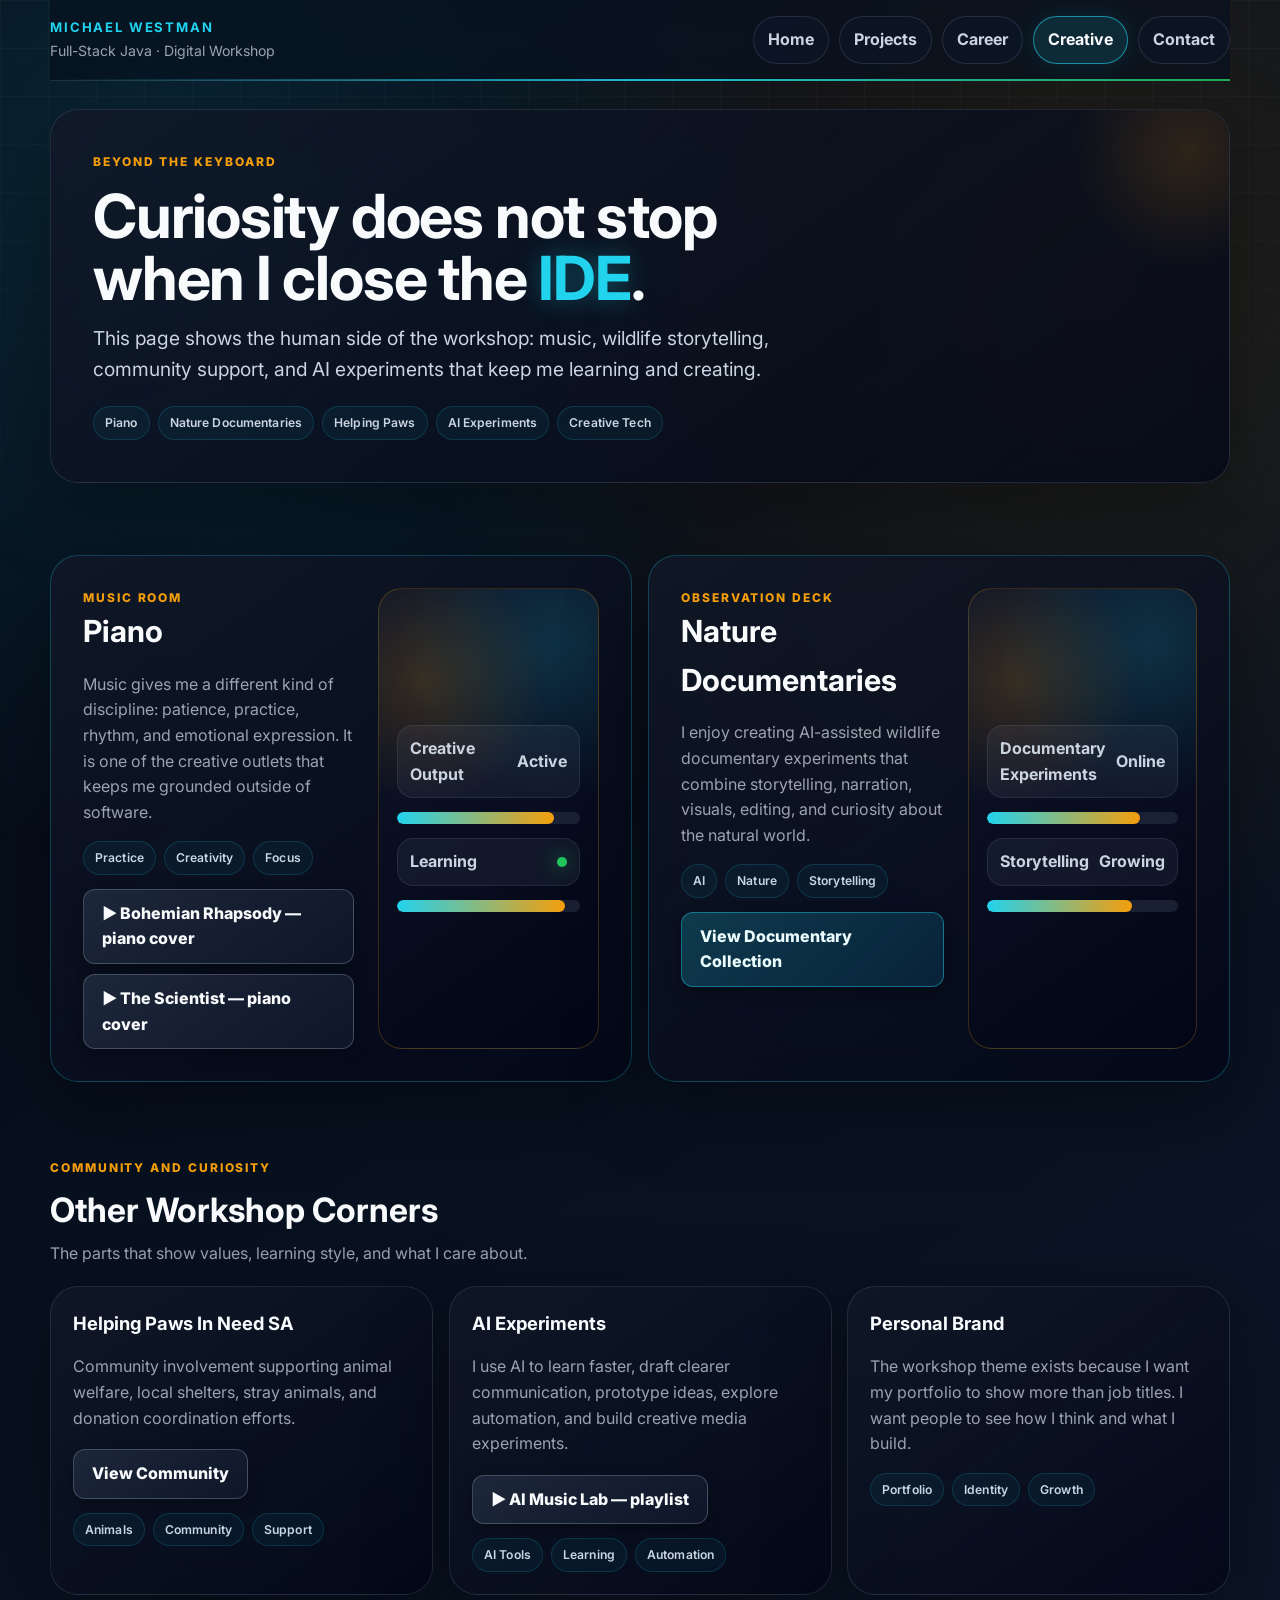
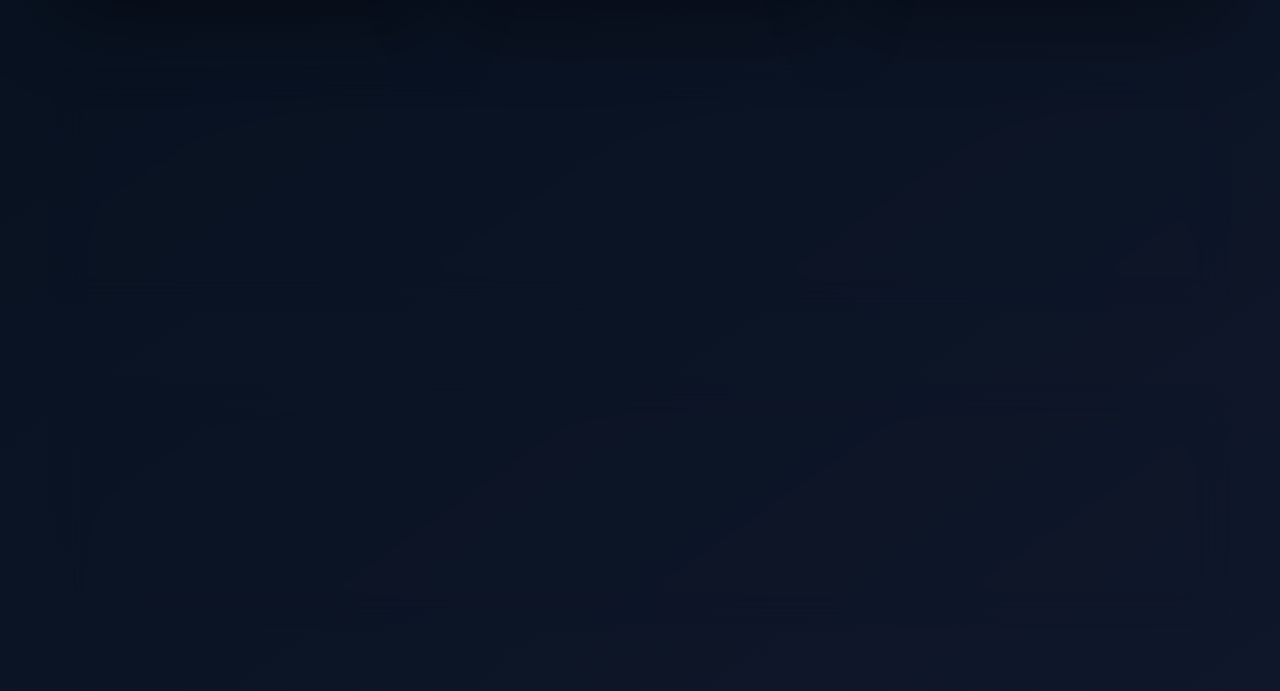
<file: workshop-creative.html>
<!DOCTYPE html>
<html lang="en">
<head>
  <meta charset="UTF-8" />
  <meta name="viewport" content="width=device-width, initial-scale=1.0" />
  <meta name="referrer" content="strict-origin-when-cross-origin" />
  <meta name="theme-color" content="#07111f">
  <link rel="canonical" href="https://mikeywestie.github.io/workshop-creative.html" />
  <meta name="description" content="Michael Westman Digital Workshop creative page featuring piano, nature documentaries, Helping Paws, and AI experiments." />
  <title>Creative | Michael Westman Digital Workshop</title>
  <!-- Open Graph / social sharing -->
  <meta property="og:type" content="website" />
  <meta property="og:url" content="https://mikeywestie.github.io/workshop-creative.html" />
  <meta property="og:title" content="Creative | Michael Westman Digital Workshop" />
  <meta property="og:description" content="The human side of Michael Westman's workshop — piano, AI-assisted nature documentaries, community work, and creative experiments beyond the code." />
  <meta property="og:image" content="https://mikeywestie.github.io/profile.jpg" />
  <meta name="twitter:card" content="summary_large_image" />
  <meta name="twitter:title" content="Creative | Michael Westman Digital Workshop" />
  <meta name="twitter:description" content="The human side of Michael Westman's workshop — piano, AI-assisted nature documentaries, community work, and creative experiments beyond the code." />
  <meta name="twitter:image" content="https://mikeywestie.github.io/profile.jpg" />
  <link rel="icon" href="public/favicon.png" sizes="32x32">
  <link rel="apple-touch-icon" href="public/favicon.png">
  <link rel="stylesheet" href="assets/css/workshop.css" />
</head>
<body>
<a class="skip-link" href="#main">Skip to content</a>
  <div class="shell">
    <header class="topbar">
      <a class="brand" href="index.html" aria-label="Michael Westman Digital Workshop home"><strong>Michael Westman</strong><span>Full-Stack Java · Digital Workshop</span></a>
      <button class="nav-toggle" id="navToggle" aria-label="Open navigation" aria-expanded="false"><span></span><span></span><span></span></button>
      <nav class="nav" aria-label="Workshop navigation">
        <a href="index.html">Home</a>
        <a href="workshop-projects.html">Projects</a>
        <a href="workshop-career.html">Career</a>
        <a href="workshop-creative.html" aria-current="page" class="active">Creative</a>
        <a href="workshop-contact.html">Contact</a>
      </nav>
    </header>

    <main id="main">
      <section class="panel hero-main">
        <p class="kicker">Beyond The Keyboard</p>
        <h1>Curiosity does not stop when I close the <span>IDE</span>.</h1>
        <p class="hero-copy">This page shows the human side of the workshop: music, wildlife storytelling, community support, and AI experiments that keep me learning and creating.</p>
        <div class="hero-tags"><span>Piano</span><span>Nature Documentaries</span><span>Helping Paws</span><span>AI Experiments</span><span>Creative Tech</span></div>
      </section>

      <section class="section">
        <div class="grid-2">
          <article class="workbench-card">
            <div>
              <p class="section-kicker">Music Room</p>
              <h2>Piano</h2>
              <p>Music gives me a different kind of discipline: patience, practice, rhythm, and emotional expression. It is one of the creative outlets that keeps me grounded outside of software.</p>
              <div class="card-tags"><span>Practice</span><span>Creativity</span><span>Focus</span></div>
              <div class="actions"><a class="button" href="https://www.youtube.com/watch?v=_-zqvizs9f4" target="_blank" rel="noopener noreferrer">▶ Bohemian Rhapsody — piano cover</a><a class="button" href="https://www.youtube.com/shorts/LPjhliQ4dGU" target="_blank" rel="noopener noreferrer">▶ The Scientist — piano cover</a></div>
            </div>
            <div class="workbench-visual"><div class="status-pill"><span>Creative Output</span><span>Active</span></div><div class="monitor-line"><span style="--w:86%"></span></div><div class="status-pill"><span>Learning</span><span class="dot" aria-hidden="true"></span></div><div class="monitor-line"><span style="--w:92%"></span></div></div>
          </article>

          <article class="workbench-card">
            <div>
              <p class="section-kicker">Observation Deck</p>
              <h2>Nature Documentaries</h2>
              <p>I enjoy creating AI-assisted wildlife documentary experiments that combine storytelling, narration, visuals, editing, and curiosity about the natural world.</p>
              <div class="card-tags"><span>AI</span><span>Nature</span><span>Storytelling</span></div>
              <div class="actions"><a class="button primary" href="https://www.youtube.com/playlist?list=PL15W9Bkp8wChGcs7C0wjxhnoRR5iaNmSI" target="_blank" rel="noreferrer">View Documentary Collection</a></div>
            </div>
            <div class="workbench-visual"><div class="status-pill"><span>Documentary Experiments</span><span>Online</span></div><div class="monitor-line"><span style="--w:80%"></span></div><div class="status-pill"><span>Storytelling</span><span>Growing</span></div><div class="monitor-line"><span style="--w:76%"></span></div></div>
          </article>
        </div>
      </section>

      <section class="section">
        <div class="section-header"><div><p class="section-kicker">Community and Curiosity</p><h2>Other Workshop Corners</h2><p>The parts that show values, learning style, and what I care about.</p></div></div>
        <div class="grid-3">
          <article class="mini-card"><h3>Helping Paws In Need SA</h3><p>Community involvement supporting animal welfare, local shelters, stray animals, and donation coordination efforts.</p><div class="actions"><a class="button" href="https://www.facebook.com/groups/1522044882894961/" target="_blank" rel="noreferrer">View Community</a></div><div class="card-tags"><span>Animals</span><span>Community</span><span>Support</span></div></article>
          <article class="mini-card"><h3>AI Experiments</h3><p>I use AI to learn faster, draft clearer communication, prototype ideas, explore automation, and build creative media experiments.</p><div class="actions"><a class="button" href="https://www.youtube.com/playlist?list=PL15W9Bkp8wCh2xHU5_jdl0YSpnUgIRgsf" target="_blank" rel="noopener noreferrer">▶ AI Music Lab — playlist</a></div><div class="card-tags"><span>AI Tools</span><span>Learning</span><span>Automation</span></div></article>
          <article class="mini-card"><h3>Personal Brand</h3><p>The workshop theme exists because I want my portfolio to show more than job titles. I want people to see how I think and what I build.</p><div class="card-tags"><span>Portfolio</span><span>Identity</span><span>Growth</span></div></article>
        </div>
      </section>

      <section class="section">
        <article class="panel footer">
          <p class="section-kicker">Why This Matters</p>
          <h2>Good developers are curious outside of code too.</h2>
          <p>The creative side helps me communicate better, stay curious, and keep building things that feel useful, personal, and memorable.</p>
          <div class="actions" style="justify-content:center"><a class="button primary" href="workshop-contact.html">Connect With Me</a><a class="button" href="workshop-projects.html">View Projects</a></div>
        </article>
      </section>
    </main>
  <footer class="panel footer">
    <p class="section-kicker">Let's Build Something Together</p>
    <h2>Looking for a Java developer who actually enjoys building?</h2>
    <p>Whether you are hiring, discussing a project, or just want to connect, I would love to hear from you.</p>
    <div class="social-row">
      <a class="icon-link" href="workshop-contact.html">Contact Page</a>
      <a class="icon-link" href="https://linkedin.com/in/michael-westman-219178188" target="_blank" rel="noreferrer">LinkedIn</a>
      <a class="icon-link" href="https://github.com/mikeywestie" target="_blank" rel="noreferrer">GitHub</a>
      <a class="icon-link" href="mailto:michaelwestman43@yahoo.com">Email</a>
      <a class="icon-link" href="https://wa.me/27625315897?text=Hi%20Michael,%20I%20found%20your%20portfolio%20and%20would%20like%20to%20connect." target="_blank" rel="noreferrer">WhatsApp</a>
      <a class="icon-link" href="Michael-Westman-CV.pdf" download>CV</a>
    </div>
  </footer>
  </div>
<button class="btn-top" id="btnTop" aria-label="Back to top">↑</button>
<script defer src="assets/js/animations.js"></script>
</body>
</html>
</file>
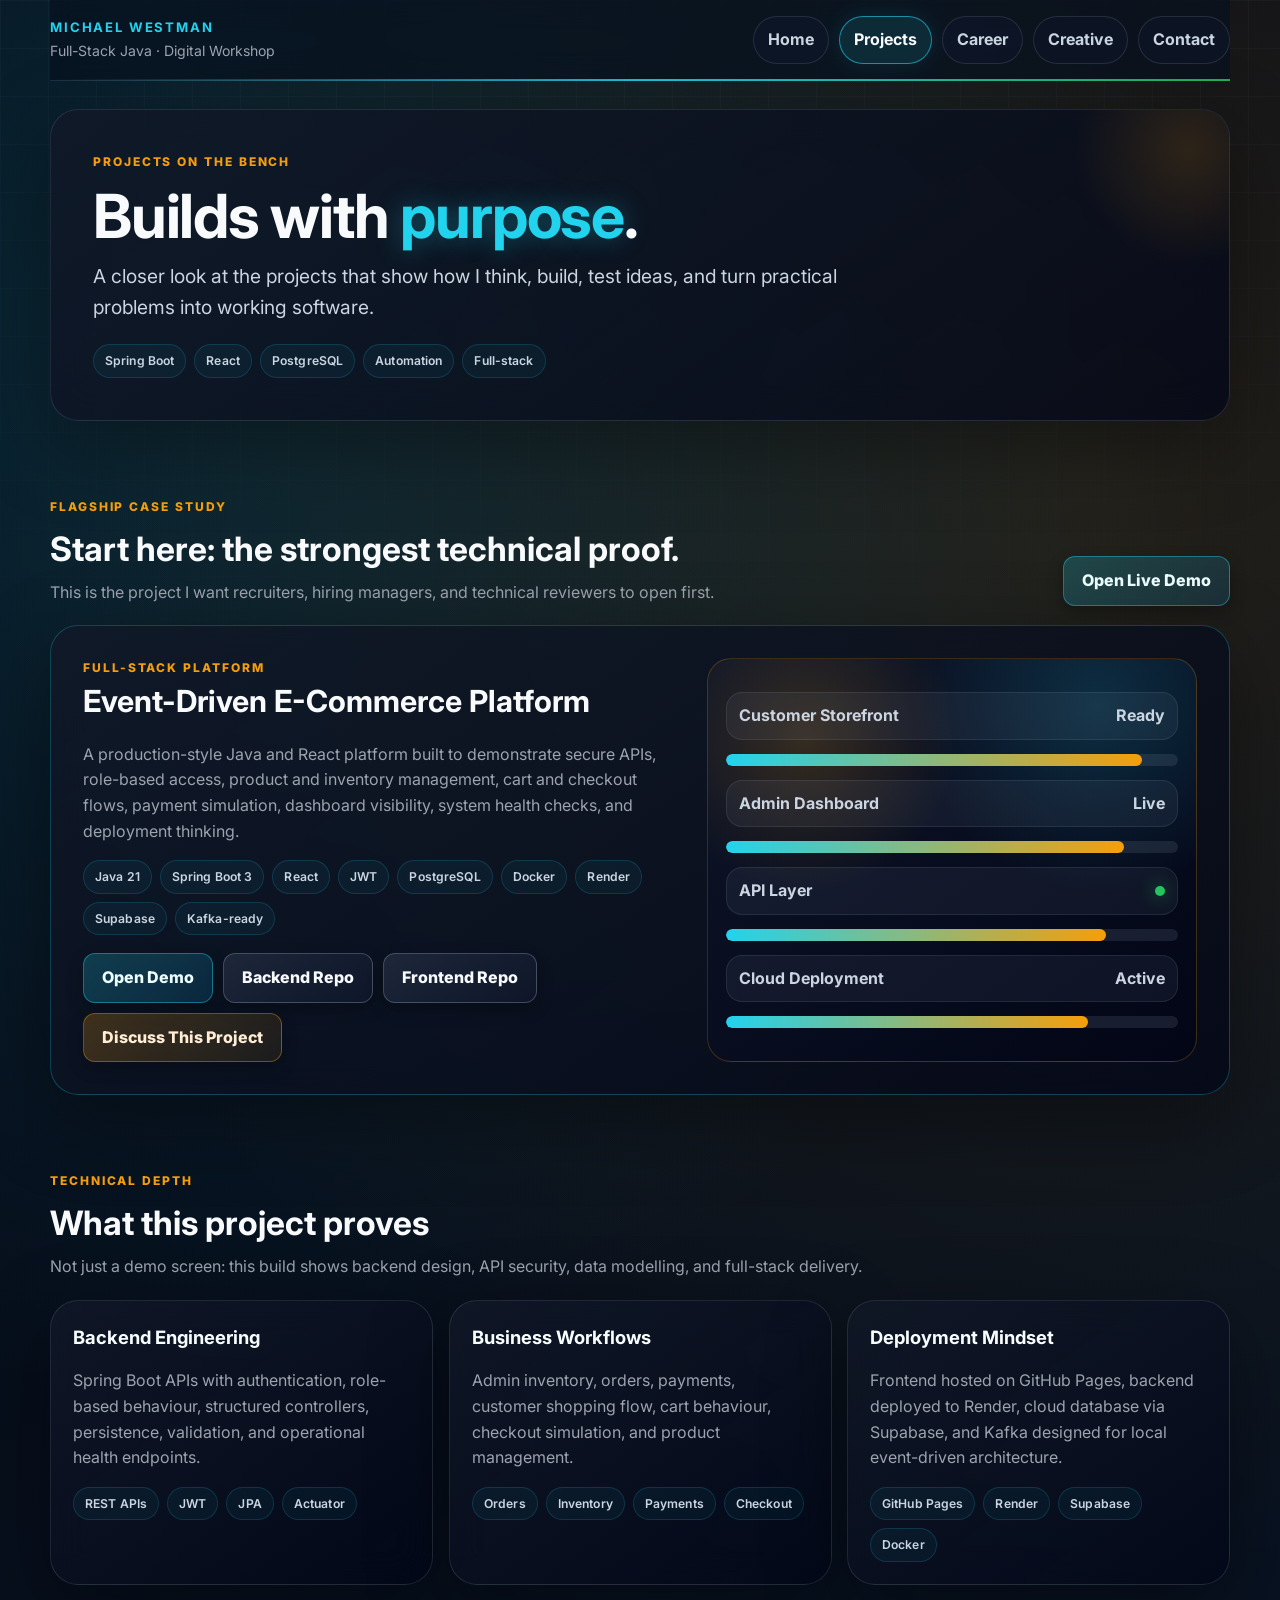
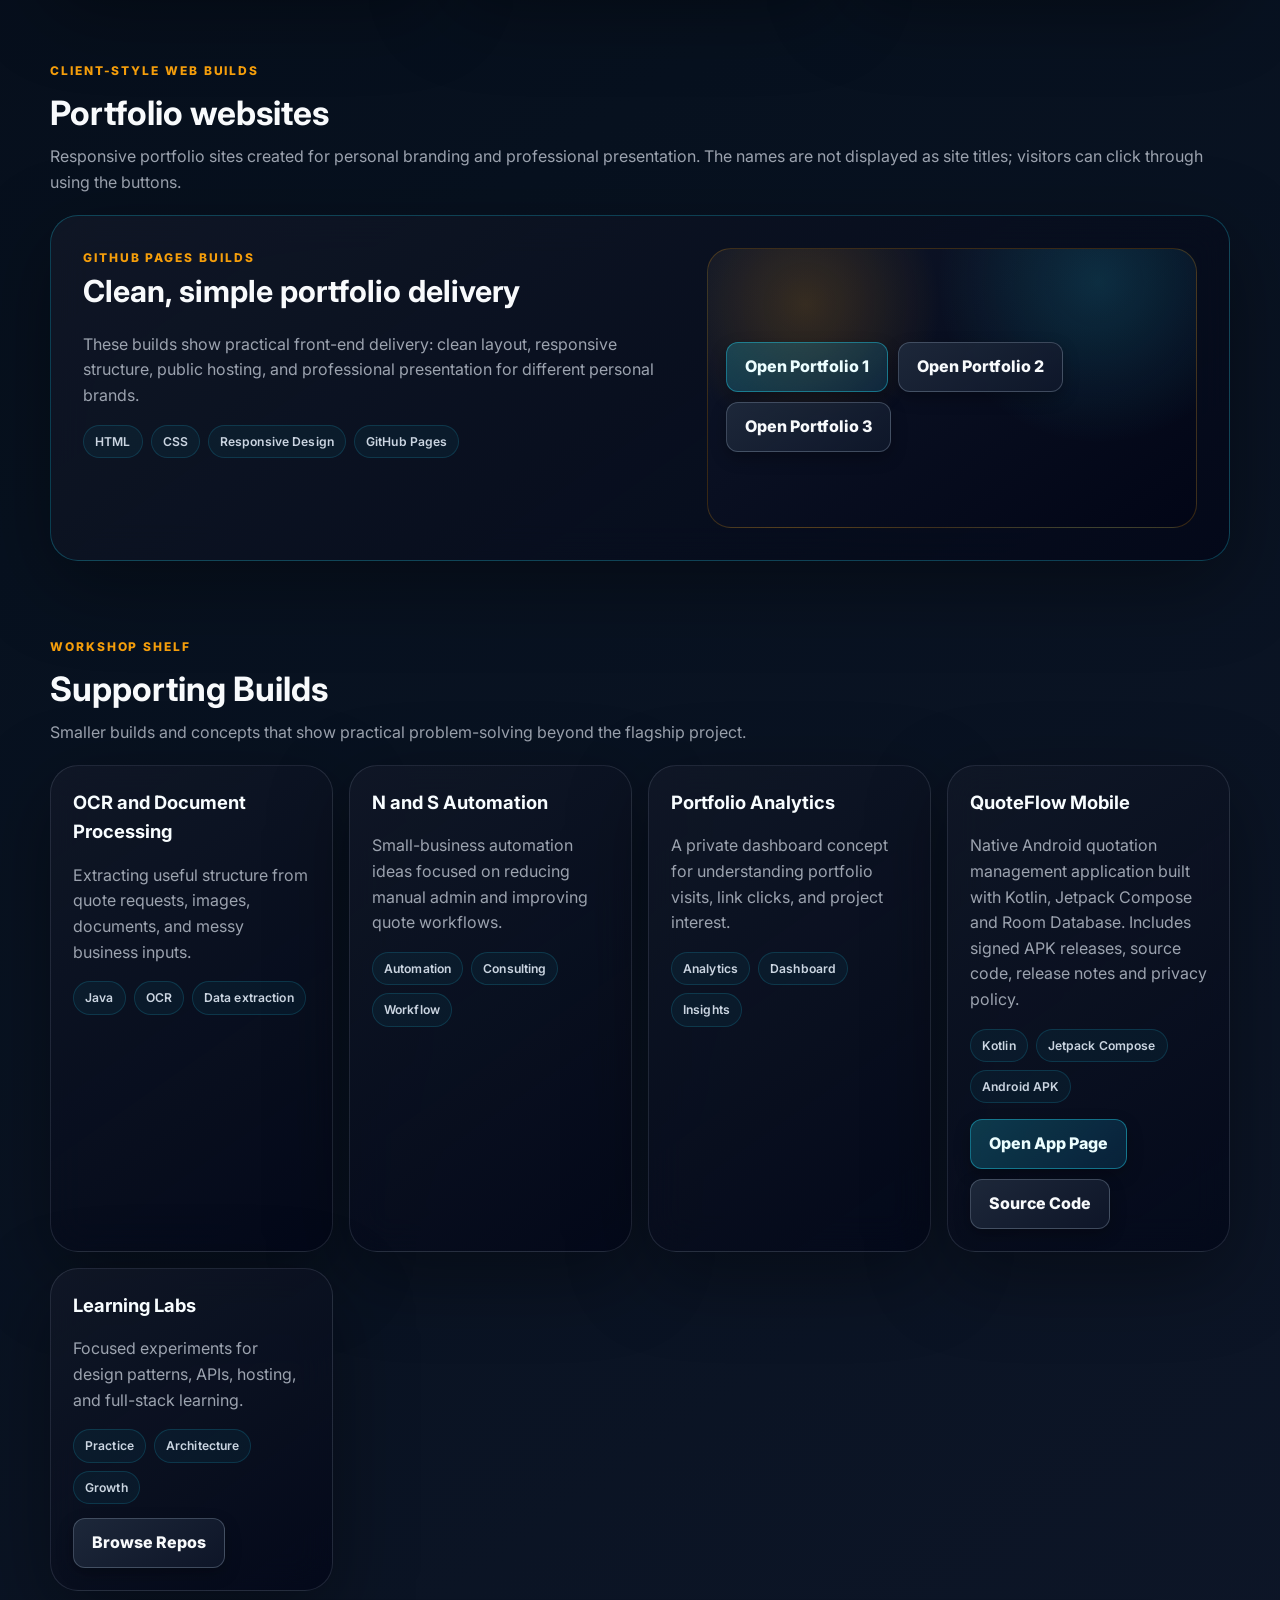
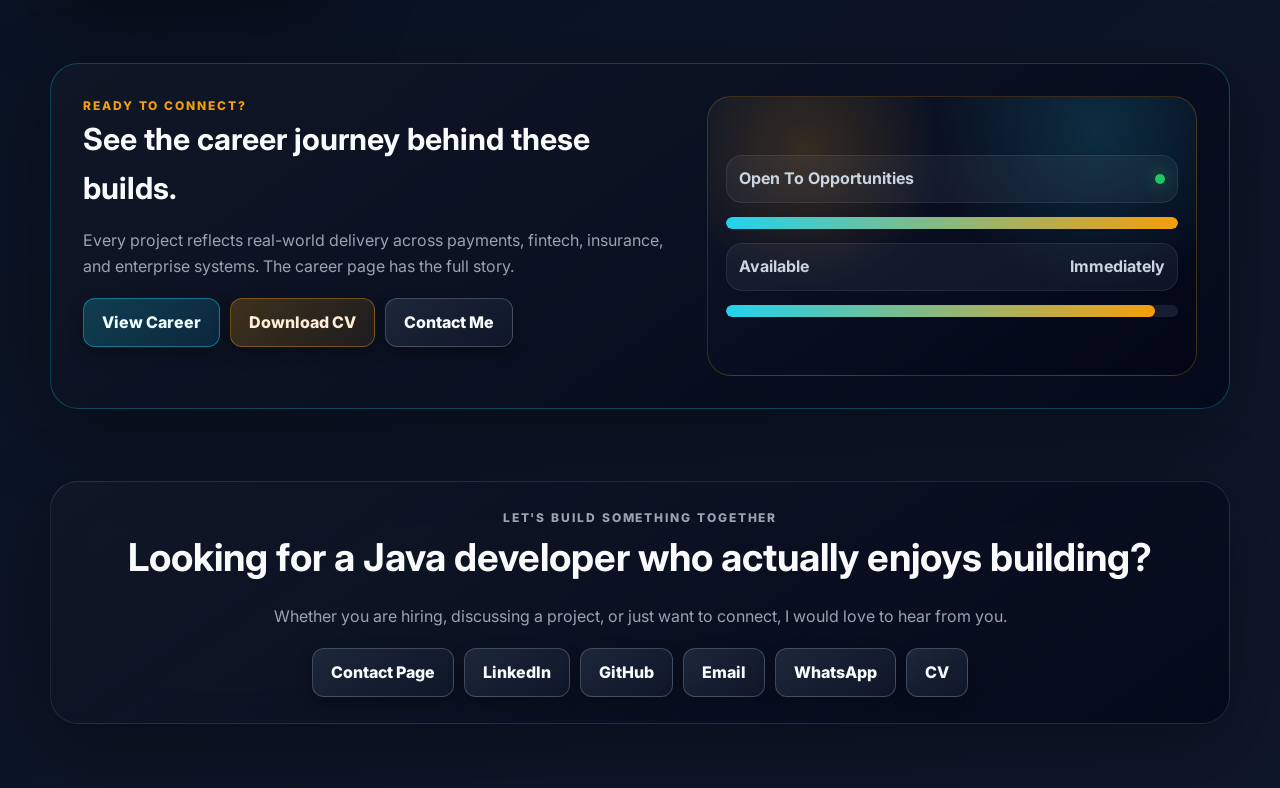
<file: workshop-projects.html>
<!DOCTYPE html>
<html lang="en">
<head>
  <meta charset="UTF-8" />
  <meta name="viewport" content="width=device-width, initial-scale=1.0" />
  <meta name="referrer" content="strict-origin-when-cross-origin" />
  <meta name="theme-color" content="#07111f">
  <link rel="canonical" href="https://mikeywestie.github.io/workshop-projects.html" />
  <meta name="description" content="Projects by Michael Westman — Java Developer. Features an e-commerce platform, portfolio websites, QuoteFlow Mobile, and other builds showcasing Spring Boot, React, and practical software engineering." />
  <title>Projects | Michael Westman Digital Workshop</title>
  <!-- Open Graph / social sharing -->
  <meta property="og:type" content="website" />
  <meta property="og:url" content="https://mikeywestie.github.io/workshop-projects.html" />
  <meta property="og:title" content="Projects | Michael Westman Digital Workshop" />
  <meta property="og:description" content="Projects by Michael Westman — Java Developer. Features an e-commerce platform, portfolio websites, QuoteFlow Mobile, and other builds showcasing Spring Boot, React, and practical software engineering." />
  <meta property="og:image" content="https://mikeywestie.github.io/profile.jpg" />
  <meta name="twitter:card" content="summary_large_image" />
  <meta name="twitter:title" content="Projects | Michael Westman Digital Workshop" />
  <meta name="twitter:description" content="Projects by Michael Westman — Java Developer. Features an e-commerce platform, portfolio websites, QuoteFlow Mobile, and other builds showcasing Spring Boot, React, and practical software engineering." />
  <meta name="twitter:image" content="https://mikeywestie.github.io/profile.jpg" />
  <link rel="icon" href="public/favicon.png" sizes="32x32">
  <link rel="apple-touch-icon" href="public/favicon.png">
  <link rel="stylesheet" href="assets/css/workshop.css" />
</head>
<body>
<a class="skip-link" href="#main">Skip to content</a>
  <div class="shell">
    <header class="topbar">
      <a class="brand" href="index.html" aria-label="Michael Westman Digital Workshop home"><strong>Michael Westman</strong><span>Full-Stack Java · Digital Workshop</span></a>
      <button class="nav-toggle" id="navToggle" aria-label="Open navigation" aria-expanded="false"><span></span><span></span><span></span></button>
      <nav class="nav" aria-label="Workshop navigation">
        <a href="index.html">Home</a>
        <a href="workshop-projects.html" aria-current="page" class="active">Projects</a>
        <a href="workshop-career.html">Career</a>
        <a href="workshop-creative.html">Creative</a>
        <a href="workshop-contact.html">Contact</a>
      </nav>
    </header>

    <main id="main">
      <section class="panel hero-main">
        <p class="kicker">Projects On The Bench</p>
        <h1>Builds with <span>purpose</span>.</h1>
        <p class="hero-copy">A closer look at the projects that show how I think, build, test ideas, and turn practical problems into working software.</p>
        <div class="hero-tags"><span>Spring Boot</span><span>React</span><span>PostgreSQL</span><span>Automation</span><span>Full-stack</span></div>
      </section>

      <section class="section">
        <div class="section-header">
          <div>
            <p class="section-kicker">Flagship Case Study</p>
            <h2>Start here: the strongest technical proof.</h2>
            <p>This is the project I want recruiters, hiring managers, and technical reviewers to open first.</p>
          </div>
          <a class="button primary" href="https://mikeywestie.github.io/ecommerce-admin-ui" target="_blank" rel="noreferrer">Open Live Demo</a>
        </div>

        <article class="workbench-card">
          <div>
            <p class="section-kicker">Full-Stack Platform</p>
            <h2>Event-Driven E-Commerce Platform</h2>
            <p>
              A production-style Java and React platform built to demonstrate secure APIs, role-based access,
              product and inventory management, cart and checkout flows, payment simulation, dashboard visibility,
              system health checks, and deployment thinking.
            </p>

            <div class="stack-row">
              <span>Java 21</span><span>Spring Boot 3</span><span>React</span><span>JWT</span><span>PostgreSQL</span><span>Docker</span><span>Render</span><span>Supabase</span><span>Kafka-ready</span>
            </div>

            <div class="actions">
              <a class="button primary" href="https://mikeywestie.github.io/ecommerce-admin-ui" target="_blank" rel="noreferrer">Open Demo</a>
              <a class="button" href="https://github.com/mikeywestie/ecommerce-api" target="_blank" rel="noreferrer">Backend Repo</a>
              <a class="button" href="https://github.com/mikeywestie/ecommerce-admin-ui" target="_blank" rel="noreferrer">Frontend Repo</a>
              <a class="button amber" href="workshop-contact.html">Discuss This Project</a>
            </div>
          </div>

          <div class="workbench-visual">
            <div class="status-pill"><span>Customer Storefront</span><span>Ready</span></div><div class="monitor-line"><span style="--w:92%"></span></div>
            <div class="status-pill"><span>Admin Dashboard</span><span>Live</span></div><div class="monitor-line"><span style="--w:88%"></span></div>
            <div class="status-pill"><span>API Layer</span><span class="dot" aria-hidden="true"></span></div><div class="monitor-line"><span style="--w:84%"></span></div>
            <div class="status-pill"><span>Cloud Deployment</span><span>Active</span></div><div class="monitor-line"><span style="--w:80%"></span></div>
          </div>
        </article>
      </section>

      <section class="section">
        <div class="section-header"><div><p class="section-kicker">Technical Depth</p><h2>What this project proves</h2><p>Not just a demo screen: this build shows backend design, API security, data modelling, and full-stack delivery.</p></div></div>
        <div class="grid-3">
          <article class="mini-card"><h3>Backend Engineering</h3><p>Spring Boot APIs with authentication, role-based behaviour, structured controllers, persistence, validation, and operational health endpoints.</p><div class="card-tags"><span>REST APIs</span><span>JWT</span><span>JPA</span><span>Actuator</span></div></article>
          <article class="mini-card"><h3>Business Workflows</h3><p>Admin inventory, orders, payments, customer shopping flow, cart behaviour, checkout simulation, and product management.</p><div class="card-tags"><span>Orders</span><span>Inventory</span><span>Payments</span><span>Checkout</span></div></article>
          <article class="mini-card"><h3>Deployment Mindset</h3><p>Frontend hosted on GitHub Pages, backend deployed to Render, cloud database via Supabase, and Kafka designed for local event-driven architecture.</p><div class="card-tags"><span>GitHub Pages</span><span>Render</span><span>Supabase</span><span>Docker</span></div></article>
        </div>
      </section>

      <section class="section">
        <div class="section-header"><div><p class="section-kicker">Client-Style Web Builds</p><h2>Portfolio websites</h2><p>Responsive portfolio sites created for personal branding and professional presentation. The names are not displayed as site titles; visitors can click through using the buttons.</p></div></div>
        <article class="workbench-card">
          <div>
            <p class="section-kicker">GitHub Pages Builds</p>
            <h2>Clean, simple portfolio delivery</h2>
            <p>These builds show practical front-end delivery: clean layout, responsive structure, public hosting, and professional presentation for different personal brands.</p>
            <div class="card-tags"><span>HTML</span><span>CSS</span><span>Responsive Design</span><span>GitHub Pages</span></div>
          </div>
          <div class="workbench-visual" aria-label="Portfolio website links">
            <div class="actions">
              <a class="button primary" href="https://michael-westman-43.github.io/" target="_blank" rel="noreferrer">Open Portfolio 1</a>
              <a class="button" href="https://luane-williams.github.io" target="_blank" rel="noreferrer">Open Portfolio 2</a>
              <a class="button" href="https://thuntsane-thabang.github.io" target="_blank" rel="noreferrer">Open Portfolio 3</a>
            </div>
          </div>
        </article>
      </section>

      <section class="section">
        <div class="section-header"><div><p class="section-kicker">Workshop Shelf</p><h2>Supporting Builds</h2><p>Smaller builds and concepts that show practical problem-solving beyond the flagship project.</p></div></div>
        <div class="grid-2">
          <article class="mini-card"><h3>OCR and Document Processing</h3><p>Extracting useful structure from quote requests, images, documents, and messy business inputs.</p><div class="card-tags"><span>Java</span><span>OCR</span><span>Data extraction</span></div></article>
          <article class="mini-card"><h3>N and S Automation</h3><p>Small-business automation ideas focused on reducing manual admin and improving quote workflows.</p><div class="card-tags"><span>Automation</span><span>Consulting</span><span>Workflow</span></div></article>
          <article class="mini-card"><h3>Portfolio Analytics</h3><p>A private dashboard concept for understanding portfolio visits, link clicks, and project interest.</p><div class="card-tags"><span>Analytics</span><span>Dashboard</span><span>Insights</span></div></article>
          <article class="mini-card">
    <h3>QuoteFlow Mobile</h3>

    <p>
        Native Android quotation management application built with Kotlin,
        Jetpack Compose and Room Database. Includes signed APK releases,
        source code, release notes and privacy policy.
    </p>

    <div class="card-tags">
        <span>Kotlin</span>
        <span>Jetpack Compose</span>
        <span>Android APK</span>
    </div>

    <div class="actions" style="margin-top:16px;">
        <a class="button primary" href="quoteflow-mobile.html">
            Open App Page
        </a>

        <a class="button"
           href="https://github.com/mikeywestie/quoteflow-mobile"
           target="_blank"
           rel="noreferrer">
            Source Code
        </a>
    </div>
</article>

<article class="mini-card">
    <h3>Learning Labs</h3>
    <p>
        Focused experiments for design patterns, APIs, hosting,
        and full-stack learning.
    </p>
    <div class="card-tags">
        <span>Practice</span>
        <span>Architecture</span>
        <span>Growth</span>
    </div>
    <div class="actions">
        <a class="button" href="https://github.com/mikeywestie" target="_blank" rel="noreferrer">Browse Repos</a>
    </div>
</article>
        </div>
      </section>
      <section class="section">
        <article class="workbench-card">
          <div>
            <p class="section-kicker">Ready To Connect?</p>
            <h2>See the career journey behind these builds.</h2>
            <p>Every project reflects real-world delivery across payments, fintech, insurance, and enterprise systems. The career page has the full story.</p>
            <div class="actions">
              <a class="button primary" href="workshop-career.html">View Career</a>
              <a class="button amber" href="Michael-Westman-CV.pdf" download>Download CV</a>
              <a class="button" href="workshop-contact.html">Contact Me</a>
            </div>
          </div>
          <div class="workbench-visual">
            <div class="status-pill"><span>Open To Opportunities</span><span class="dot" aria-hidden="true"></span></div>
            <div class="monitor-line"><span style="--w:100%"></span></div>
            <div class="status-pill"><span>Available</span><span>Immediately</span></div>
            <div class="monitor-line"><span style="--w:95%"></span></div>
          </div>
        </article>
      </section>
    </main>
  <footer class="panel footer">
    <p class="section-kicker">Let's Build Something Together</p>
    <h2>Looking for a Java developer who actually enjoys building?</h2>
    <p>Whether you are hiring, discussing a project, or just want to connect, I would love to hear from you.</p>
    <div class="social-row">
      <a class="icon-link" href="workshop-contact.html">Contact Page</a>
      <a class="icon-link" href="https://linkedin.com/in/michael-westman-219178188" target="_blank" rel="noreferrer">LinkedIn</a>
      <a class="icon-link" href="https://github.com/mikeywestie" target="_blank" rel="noreferrer">GitHub</a>
      <a class="icon-link" href="mailto:michaelwestman43@yahoo.com">Email</a>
      <a class="icon-link" href="https://wa.me/27625315897?text=Hi%20Michael,%20I%20found%20your%20portfolio%20and%20would%20like%20to%20connect." target="_blank" rel="noreferrer">WhatsApp</a>
      <a class="icon-link" href="Michael-Westman-CV.pdf" download>CV</a>
    </div>
  </footer>
  </div>
<button class="btn-top" id="btnTop" aria-label="Back to top">↑</button>
<script defer src="assets/js/animations.js"></script>
</body>
</html>
</file>
<file: assets/css/workshop.css>
/* Inter is referenced in the font stack below; this import makes it actually load. */
@import url('https://fonts.googleapis.com/css2?family=Inter:wght@400;500;600;700;800;900&display=swap');

:root {
  --bg: #07111f;
  --bg-soft: #0b1628;
  --panel: rgba(17, 24, 39, 0.78);
  --panel-strong: rgba(15, 23, 42, 0.92);
  --text: #f8fafc;
  --muted: #9ca3af;
  --muted-strong: #cbd5e1;
  --cyan: #22d3ee;
  --amber: #f59e0b;
  --green: #22c55e;
  --blue: #60a5fa;
  --line: rgba(148, 163, 184, 0.18);
  --shadow: 0 24px 80px rgba(0, 0, 0, 0.36);
  --radius: 28px;
  /* Sticky header height used to offset in-page anchor jumps. */
  --header-offset: 92px;
}

* { box-sizing: border-box; }
html { scroll-behavior: smooth; }
body {
  margin: 0;
  min-height: 100vh;
  font-family: Inter, "Segoe UI", Roboto, Arial, sans-serif;
  color: var(--text);
  background:
    radial-gradient(circle at 12% 8%, rgba(34, 211, 238, 0.14), transparent 28%),
    radial-gradient(circle at 85% 12%, rgba(245, 158, 11, 0.12), transparent 30%),
    linear-gradient(145deg, #050914, var(--bg) 44%, #0f172a);
  line-height: 1.6;
  overflow-x: hidden;
}

body::before {
  content: "";
  position: fixed;
  inset: 0;
  pointer-events: none;
  background-image:
    linear-gradient(rgba(148, 163, 184, .055) 1px, transparent 1px),
    linear-gradient(90deg, rgba(148, 163, 184, .055) 1px, transparent 1px);
  background-size: 48px 48px;
  mask-image: linear-gradient(to bottom, rgba(0,0,0,.88), transparent 82%);
}

a { color: inherit; text-decoration: none; }
img { max-width: 100%; display: block; }

/* Any element targeted by an in-page anchor clears the sticky header. */
[id] { scroll-margin-top: var(--header-offset); }

/* Keyboard focus parity with the existing hover styling. */
a:focus-visible,
button:focus-visible,
.button:focus-visible,
.nav a:focus-visible,
.icon-link:focus-visible {
  outline: 2px solid var(--cyan);
  outline-offset: 3px;
}

/* Skip-to-content link: hidden until focused. */
.skip-link {
  position: absolute;
  left: 14px;
  top: -64px;
  z-index: 200;
  padding: 10px 16px;
  border-radius: 12px;
  background: var(--panel-strong);
  border: 1px solid var(--cyan);
  color: var(--text);
  font-weight: 700;
  transition: top .2s ease;
}
.skip-link:focus { top: 14px; }

.shell {
  width: min(1180px, calc(100% - 36px));
  margin: 0 auto;
  padding: 0 0 64px;
  position: relative;
}

.topbar {
  display: flex;
  align-items: center;
  justify-content: space-between;
  gap: 16px;
  margin-bottom: 28px;
  /* Sticky header so navigation stays reachable on long pages. */
  position: sticky;
  top: 0;
  z-index: 60;
  padding: 16px 0;
  background: rgba(7, 17, 31, 0.72);
  backdrop-filter: blur(14px);
  border-bottom: 1px solid var(--line);
}

.brand {
  display: flex;
  flex-direction: column;
  gap: 2px;
}

.brand strong {
  letter-spacing: .14em;
  text-transform: uppercase;
  font-size: .82rem;
  color: var(--cyan);
}

.brand span {
  color: var(--muted);
  font-size: .88rem;
}

.nav {
  display: flex;
  flex-wrap: wrap;
  gap: 10px;
  justify-content: flex-end;
}

.nav a,
.button,
.icon-link {
  border: 1px solid var(--line);
  background: rgba(15, 23, 42, 0.62);
  border-radius: 999px;
  padding: 10px 14px;
  color: var(--muted-strong);
  font-weight: 700;
  transition: transform .22s ease, border-color .22s ease, box-shadow .22s ease, color .22s ease, background .22s ease;
}

.nav a:hover,
.button:hover,
.icon-link:hover {
  transform: translateY(-2px);
  color: var(--text);
  border-color: rgba(34, 211, 238, .5);
  box-shadow: 0 0 28px rgba(34, 211, 238, .13);
}

/* Current-page indicator. */
.nav a[aria-current="page"],
.nav a.active {
  color: var(--text);
  border-color: rgba(34, 211, 238, .6);
  background: rgba(34, 211, 238, .12);
  box-shadow: 0 0 24px rgba(34, 211, 238, .12);
}

.hero-grid {
  display: grid;
  grid-template-columns: minmax(260px, 330px) minmax(0, 1fr);
  gap: 22px;
  align-items: stretch;
}

.panel,
.profile-card,
.workbench-card,
.mini-card,
.note-card {
  background:
    linear-gradient(145deg, rgba(17, 24, 39, .84), rgba(2, 6, 23, .74));
  border: 1px solid var(--line);
  border-radius: var(--radius);
  box-shadow: var(--shadow);
  backdrop-filter: blur(18px);
}

.profile-card {
  padding: 22px;
  display: flex;
  flex-direction: column;
  gap: 16px;
}

.profile-frame {
  border-radius: 24px;
  overflow: hidden;
  border: 1px solid rgba(34, 211, 238, .24);
  background: rgba(34, 211, 238, .07);
  aspect-ratio: 1 / 1.08;
}

.profile-frame img {
  width: 100%;
  height: 100%;
  object-fit: cover;
}

.status-stack {
  display: grid;
  gap: 9px;
}

.status-pill {
  display: flex;
  align-items: center;
  justify-content: space-between;
  gap: 10px;
  padding: 10px 12px;
  border-radius: 16px;
  background: rgba(148, 163, 184, .08);
  border: 1px solid rgba(148, 163, 184, .14);
  color: var(--muted-strong);
  font-weight: 700;
}

.dot {
  width: 10px;
  height: 10px;
  border-radius: 50%;
  background: var(--green);
  box-shadow: 0 0 18px rgba(34, 197, 94, .7);
}

.hero-main {
  padding: clamp(22px, 4vw, 42px);
  position: relative;
  overflow: hidden;
}

.hero-main::after {
  content: "";
  position: absolute;
  right: -80px;
  top: -80px;
  width: 240px;
  height: 240px;
  border-radius: 50%;
  background: radial-gradient(circle, rgba(245, 158, 11, .15), transparent 68%);
  pointer-events: none;
}

.kicker,
.section-kicker {
  margin: 0;
  color: var(--amber);
  letter-spacing: .16em;
  text-transform: uppercase;
  font-size: .75rem;
  font-weight: 800;
}

/* The generic description rules (.section-header p, .workbench-card p) would
   otherwise override the amber kicker color since they share a <p>. This keeps
   the kicker amber wherever it appears. */
.section-header .section-kicker,
.workbench-card .section-kicker {
  color: var(--amber);
}

h1 {
  margin: 14px 0 14px;
  max-width: 780px;
  font-size: clamp(2.2rem, 5.5vw, 3.8rem);
  line-height: 1.02;
  letter-spacing: -.02em;
}

h1 span {
  color: var(--cyan);
  text-shadow: 0 0 26px rgba(34, 211, 238, .35);
}

.hero-copy {
  max-width: 760px;
  margin: 0 0 22px;
  color: var(--muted-strong);
  font-size: clamp(1rem, 1.6vw, 1.2rem);
}

.hero-tags,
.stack-row,
.card-tags {
  display: flex;
  flex-wrap: wrap;
  gap: 8px;
}

.hero-tags span,
.stack-row span,
.card-tags span {
  padding: 6px 11px;
  border-radius: 999px;
  border: 1px solid rgba(34, 211, 238, .16);
  background: rgba(34, 211, 238, .05);
  color: var(--muted-strong);
  font-size: .76rem;
  font-weight: 600;
  letter-spacing: .01em;
  cursor: default;
}

.actions {
  display: flex;
  flex-wrap: wrap;
  gap: 10px;
  margin-top: 18px;
}

.button.primary {
  background: linear-gradient(135deg, rgba(34, 211, 238, .22), rgba(14, 165, 233, .14));
  border-color: rgba(34, 211, 238, .42);
  color: #ecfeff;
}

.button.amber {
  background: linear-gradient(135deg, rgba(245, 158, 11, .22), rgba(245, 158, 11, .08));
  border-color: rgba(245, 158, 11, .38);
  color: #ffedd5;
}

/* Roomier, slightly varied vertical rhythm between major sections. */
.section {
  margin-top: clamp(40px, 6vw, 72px);
}

.section-header {
  display: flex;
  justify-content: space-between;
  align-items: end;
  gap: 16px;
  margin-bottom: 20px;
}

.section-header h2,
.workbench-card h2,
.mini-card h3,
.note-card h3 {
  margin: 0;
}

.section-header p {
  margin: 4px 0 0;
  color: var(--muted);
}

.workbench-card {
  padding: clamp(22px, 3vw, 32px);
  display: grid;
  grid-template-columns: 1.1fr .9fr;
  gap: 24px;
  align-items: stretch;
  border-color: rgba(34, 211, 238, .26);
}

.workbench-card p,
.mini-card p,
.note-card p,
.footer p {
  color: var(--muted);
}

.live-badge {
  display: inline-flex;
  align-items: center;
  gap: 8px;
  width: fit-content;
  padding: 8px 11px;
  border-radius: 999px;
  background: rgba(34, 197, 94, .12);
  border: 1px solid rgba(34, 197, 94, .3);
  color: #bbf7d0;
  font-weight: 800;
  font-size: .78rem;
}

.workbench-visual {
  min-height: 280px;
  border-radius: 24px;
  border: 1px solid rgba(245, 158, 11, .22);
  background:
    radial-gradient(circle at 20% 20%, rgba(245, 158, 11, .18), transparent 30%),
    radial-gradient(circle at 80% 12%, rgba(34, 211, 238, .16), transparent 35%),
    linear-gradient(145deg, rgba(15, 23, 42, .94), rgba(2, 6, 23, .92));
  padding: 18px;
  display: grid;
  gap: 14px;
  align-content: center;
}

.monitor-line {
  height: 12px;
  border-radius: 999px;
  background: rgba(148, 163, 184, .14);
  overflow: hidden;
}

.monitor-line span {
  display: block;
  height: 100%;
  width: var(--w);
  border-radius: inherit;
  background: linear-gradient(90deg, var(--cyan), var(--amber));
}

/* Card grids now flow fluidly (4 -> 2 -> 1) without a hard breakpoint jump. */
.grid-4,
.grid-3,
.grid-2 {
  display: grid;
  gap: 16px;
}

.grid-4 { grid-template-columns: repeat(auto-fit, minmax(210px, 1fr)); }
.grid-3 { grid-template-columns: repeat(auto-fit, minmax(240px, 1fr)); }
.grid-2 { grid-template-columns: repeat(auto-fit, minmax(280px, 1fr)); }

.mini-card,
.note-card {
  padding: 22px;
}

.mini-card h3 {
  color: #f8fdff;
}

.tool-list {
  display: grid;
  gap: 7px;
  margin-top: 12px;
}

.tool-list span {
  color: var(--muted-strong);
  font-weight: 600;
}

/* Journey steps wrap gracefully instead of being locked to 7 columns. */
.journey {
  display: grid;
  grid-template-columns: repeat(auto-fit, minmax(150px, 1fr));
  gap: 10px;
}

.journey-step {
  position: relative;
  padding: 14px;
  border-radius: 20px;
  background: rgba(15, 23, 42, .72);
  border: 1px solid rgba(148, 163, 184, .16);
}

.journey-step strong { display: block; }
.journey-step span { color: var(--muted); font-size: .78rem; }

.footer {
  margin-top: clamp(40px, 6vw, 72px);
  padding: 26px;
  text-align: center;
}

.footer h2 {
  margin: 0 0 8px;
  font-size: clamp(1.6rem, 3vw, 2.4rem);
}

.social-row {
  display: flex;
  flex-wrap: wrap;
  justify-content: center;
  gap: 10px;
  margin-top: 18px;
}

@media (max-width: 980px) {
  .hero-grid,
  .workbench-card {
    grid-template-columns: 1fr;
  }
}

/* Tablet only: topbar stacks and profile card goes horizontal.
   At mobile (≤640px) the hamburger handles nav instead. */
@media (min-width: 641px) and (max-width: 980px) {
  .topbar {
    align-items: flex-start;
    flex-direction: column;
  }

  .nav { justify-content: flex-start; }

  /* When stacked, the profile fills the full width as a horizontal banner:
     headshot beside the identity text and status pills. */
  .profile-card {
    max-width: none;
    display: grid;
    grid-template-columns: minmax(200px, 260px) 1fr;
    grid-template-areas:
      "frame info"
      "frame status";
    gap: 16px 24px;
    align-items: stretch;
  }
  .profile-card .profile-frame {
    grid-area: frame;
    aspect-ratio: auto;
    height: 100%;
  }
  .profile-card > div:not(.profile-frame):not(.status-stack) {
    grid-area: info;
    align-self: center;
  }
  .profile-card .status-stack {
    grid-area: status;
    align-self: end;
  }
}

@media (max-width: 640px) {
  .shell { width: min(100% - 22px, 1180px); }
  /* Keep topbar sticky on mobile — hamburger replaces the inline nav pills. */
  .topbar { padding: 12px 0; flex-direction: row; align-items: center; flex-wrap: wrap; }
  .nav-toggle { display: flex; }
  .nav {
    display: none;
    flex-direction: column;
    gap: 8px;
    width: 100%;
    padding-bottom: 8px;
  }
  .nav.is-open { display: flex; }
  .nav a { width: 100%; text-align: left; border-radius: 12px; font-size: .88rem; }
  .hero-main { padding: 22px; }
  .section-header { align-items: flex-start; flex-direction: column; }
  /* Only primary and amber buttons go full-width; ghost buttons stay inline. */
  .button.primary, .button.amber { width: 100%; text-align: center; justify-content: center; }
  /* Back to a simple vertical stack on phones (headshot on top). */
  .profile-card {
    max-width: none;
    display: flex;
    flex-direction: column;
    gap: 16px;
  }
  .profile-card .profile-frame { aspect-ratio: 1 / 1.08; height: auto; max-height: 280px; }
  .journey { grid-template-columns: 1fr; }
}

/* ===========================================================================
   Motion. Everything here is gated behind prefers-reduced-motion so the site
   stays calm for users who ask for less movement. Scroll-reveal targets are
   only hidden when JS has added `.js-reveal` to <html>, so the page is never
   blank if JS is unavailable.
   =========================================================================== */
@keyframes riseIn {
  from { opacity: 0; transform: translateY(18px); }
  to { opacity: 1; transform: translateY(0); }
}

@keyframes dotPulse {
  0%, 100% { box-shadow: 0 0 0 0 rgba(34, 197, 94, .5), 0 0 18px rgba(34, 197, 94, .7); }
  50%      { box-shadow: 0 0 0 6px rgba(34, 197, 94, 0), 0 0 26px rgba(34, 197, 94, .95); }
}

@keyframes gridDrift {
  to { background-position: 48px 48px, 48px 48px; }
}

@keyframes heroGlow {
  0%, 100% { transform: translate(0, 0) scale(1); opacity: .85; }
  50%      { transform: translate(-12px, 12px) scale(1.08); opacity: 1; }
}

@keyframes neonPulse {
  0%, 100% { text-shadow: 0 0 26px rgba(34, 211, 238, .35); }
  50%      { text-shadow: 0 0 40px rgba(34, 211, 238, .6), 0 0 10px rgba(34, 211, 238, .4); }
}

@keyframes navGlow {
  0%, 100% { box-shadow: 0 0 16px rgba(34, 211, 238, .10); }
  50%      { box-shadow: 0 0 30px rgba(34, 211, 238, .34); }
}

@media (prefers-reduced-motion: no-preference) {
  /* Load-in for the hero/profile (above the fold). */
  .panel,
  .profile-card {
    animation: riseIn .7s ease both;
  }

  /* Scroll-reveal: hidden until the element enters the viewport. */
  .js-reveal .reveal {
    opacity: 0;
    transform: translateY(22px);
    transition: opacity .55s ease, transform .55s ease;
    will-change: opacity, transform;
  }
  .js-reveal .reveal.in-view {
    opacity: 1;
    transform: none;
  }

  /* Monitor bars fill from zero when their card reveals. */
  .js-reveal .monitor-line span {
    width: 0;
    transition: width .9s cubic-bezier(.22, .61, .36, 1) .15s;
  }
  .js-reveal .in-view .monitor-line span {
    width: var(--w);
  }

  /* Live status dot pulse. */
  .dot { animation: dotPulse 2.2s ease-in-out infinite; }

  /* Hero ambience: slow grid drift + glow, and a soft neon pulse on the accent. */
  body::before { animation: gridDrift 40s linear infinite; }
  .hero-main::after { animation: heroGlow 9s ease-in-out infinite; }
  h1 span { animation: neonPulse 3.6s ease-in-out infinite; }

  /* Current-page nav link glow. */
  .nav a[aria-current="page"],
  .nav a.active {
    animation: navGlow 2.6s ease-in-out infinite;
  }
}

/* ---------------------------------------------------------------------------
   Thoughts carousel (moved here from the inline <style> block in index.html
   so it lives with the rest of the styles and benefits from caching).
   --------------------------------------------------------------------------- */
.thoughts-carousel-wrap { position: relative; }
.thoughts-carousel {
  display: grid;
  grid-auto-flow: column;
  grid-auto-columns: minmax(280px, 34%);
  gap: 16px;
  overflow-x: auto;
  overscroll-behavior-inline: contain;
  scroll-snap-type: inline mandatory;
  padding: 4px 4px 16px;
  scrollbar-width: thin;
  scrollbar-color: rgba(34, 211, 238, .45) rgba(15, 23, 42, .5);
}
.thoughts-carousel::-webkit-scrollbar { height: 8px; }
.thoughts-carousel::-webkit-scrollbar-track { background: rgba(15, 23, 42, .5); border-radius: 999px; }
.thoughts-carousel::-webkit-scrollbar-thumb { background: linear-gradient(90deg, var(--cyan), var(--amber)); border-radius: 999px; }
.thought-slide {
  min-height: 220px;
  scroll-snap-align: start;
  display: flex;
  flex-direction: column;
  justify-content: space-between;
  gap: 16px;
  position: relative;
  overflow: hidden;
  border-color: rgba(34, 211, 238, .22);
}
.thought-slide::before {
  content: "";
  position: absolute;
  inset: -1px;
  background:
    radial-gradient(circle at 12% 10%, rgba(34, 211, 238, .12), transparent 34%),
    radial-gradient(circle at 90% 15%, rgba(245, 158, 11, .10), transparent 32%);
  pointer-events: none;
}
.thought-slide > * { position: relative; z-index: 1; }
.thought-meta {
  display: flex;
  justify-content: space-between;
  align-items: center;
  gap: 12px;
  color: var(--muted);
  font-size: .78rem;
  font-weight: 800;
  text-transform: uppercase;
  letter-spacing: .09em;
}
.thought-slide h3 { margin: 0; color: var(--text); font-size: 1.25rem; line-height: 1.2; }
.thought-slide p { margin: 10px 0 0; }
.thought-slide-link { width: fit-content; color: #bae6fd; font-weight: 800; }
.thoughts-hint { margin-top: 8px; color: var(--muted); font-size: .9rem; }
@media (max-width: 980px) { .thoughts-carousel { grid-auto-columns: minmax(270px, 76%); } }
@media (max-width: 640px) { .thoughts-carousel { grid-auto-columns: minmax(260px, 88%); } }

/* ---------------------------------------------------------------------------
   Navbar polish: a flowing neon line under the header and a light sheen that
   sweeps across each nav link on hover. Animated parts respect reduced motion;
   the line falls back to a static gradient, and the sheen simply stays hidden.
   --------------------------------------------------------------------------- */
.topbar::after {
  content: "";
  position: absolute;
  left: 0;
  right: 0;
  bottom: -1px;
  height: 2px;
  background: linear-gradient(90deg, transparent 0%, var(--cyan) 25%, var(--green) 50%, var(--amber) 75%, transparent 100%);
  background-size: 200% 100%;
  opacity: .85;
  pointer-events: none;
}

.nav a {
  position: relative;
  overflow: hidden;
}
.nav a::before {
  content: "";
  position: absolute;
  top: 0;
  left: -130%;
  width: 55%;
  height: 100%;
  background: linear-gradient(120deg, transparent, rgba(255, 255, 255, .20), transparent);
  transform: skewX(-18deg);
  pointer-events: none;
}

@keyframes lineFlow {
  to { background-position: 200% 0; }
}

@media (prefers-reduced-motion: no-preference) {
  .topbar::after { animation: lineFlow 6s linear infinite; }
  .nav a::before { transition: left .55s ease; }
  .nav a:hover::before { left: 150%; }
}

/* ---------------------------------------------------------------------------
   Recognition / certificate card.
   --------------------------------------------------------------------------- */
.cert-card {
  background: linear-gradient(145deg, rgba(17, 24, 39, .84), rgba(2, 6, 23, .74));
  border: 1px solid var(--line);
  border-radius: var(--radius);
  box-shadow: var(--shadow);
  backdrop-filter: blur(18px);
  padding: clamp(22px, 3vw, 32px);
}
.cert-link {
  display: block;
  border-radius: 18px;
  overflow: hidden;
}
.cert-img {
  width: 100%;
  height: auto;
  display: block;
  border-radius: 18px;
  border: 1px solid var(--line);
  transition: transform .3s ease;
}
.cert-link:hover .cert-img { transform: scale(1.01); }
.cert-body { margin-top: 20px; }
.cert-body h3 { margin: 8px 0; color: var(--text); }
.cert-meta { color: var(--muted); max-width: 70ch; }

/* ---------------------------------------------------------------------------
   Buttons vs tags: action controls (.button, social .icon-link) read as
   clearly tappable — rectangular, elevated, brighter text — so they're no
   longer mistaken for the flat metadata chips above. Primary/amber variants
   keep their accent fill and inherit this shape/elevation. Nav links stay
   pill-shaped (a recognised top-nav pattern).
   --------------------------------------------------------------------------- */
.button,
.icon-link {
  border-radius: 12px;
  padding: 11px 18px;
  color: var(--text);
  background: linear-gradient(145deg, rgba(30, 41, 59, .96), rgba(15, 23, 42, .92));
  border: 1px solid rgba(148, 163, 184, .34);
  box-shadow: 0 6px 16px rgba(0, 0, 0, .28);
  font-weight: 800;
  cursor: pointer;
}
.button:hover,
.icon-link:hover {
  box-shadow: 0 9px 24px rgba(0, 0, 0, .34), 0 0 26px rgba(34, 211, 238, .18);
  border-color: rgba(34, 211, 238, .55);
}

/* Consistent spacing: clear gap when actions and tags are adjacent. */
.actions + .card-tags,
.card-tags + .actions { margin-top: 14px; }

/* Intro video embedded inside a workbench-card. */
.workbench-video {
  width: 100%;
  border-radius: 18px;
  border: 1px solid rgba(34, 211, 238, .15);
  background: #000;
  display: block;
}

/* Contact page: cyan glow behind the hero panel. */
.contact-hero-glow {
  position: relative;
  overflow: hidden;
}
.contact-hero-glow::before {
  content: "";
  position: absolute;
  width: 340px;
  height: 340px;
  left: 120px;
  top: 70px;
  background: radial-gradient(circle, rgba(0, 217, 255, .18), transparent 65%);
  filter: blur(12px);
  pointer-events: none;
  z-index: 0;
}
.contact-hero-glow > * { position: relative; z-index: 1; }

/* ---------------------------------------------------------------------------
   Hamburger / mobile nav toggle
   --------------------------------------------------------------------------- */
.nav-toggle {
  display: none;
  flex-direction: column;
  justify-content: center;
  align-items: center;
  gap: 5px;
  width: 44px;
  height: 44px;
  background: rgba(15, 23, 42, .62);
  border: 1px solid var(--line);
  border-radius: 12px;
  cursor: pointer;
  padding: 0;
  flex-shrink: 0;
}
.nav-toggle span {
  display: block;
  width: 18px;
  height: 2px;
  background: var(--muted-strong);
  border-radius: 2px;
  transition: transform .25s ease, opacity .25s ease;
}
.nav-toggle[aria-expanded="true"] span:nth-child(1) { transform: translateY(7px) rotate(45deg); }
.nav-toggle[aria-expanded="true"] span:nth-child(2) { opacity: 0; transform: scaleX(0); }
.nav-toggle[aria-expanded="true"] span:nth-child(3) { transform: translateY(-7px) rotate(-45deg); }

/* ---------------------------------------------------------------------------
   Back-to-top button
   --------------------------------------------------------------------------- */
.btn-top {
  position: fixed;
  bottom: 28px;
  right: 28px;
  width: 44px;
  height: 44px;
  border-radius: 50%;
  border: 1px solid rgba(34, 211, 238, .4);
  background: rgba(7, 17, 31, .88);
  backdrop-filter: blur(12px);
  color: var(--cyan);
  font-size: 1.2rem;
  font-weight: 800;
  cursor: pointer;
  display: flex;
  align-items: center;
  justify-content: center;
  line-height: 1;
  opacity: 0;
  transform: translateY(10px);
  transition: opacity .3s ease, transform .3s ease, border-color .22s ease, box-shadow .22s ease;
  z-index: 200;
  pointer-events: none;
}
.btn-top.visible { opacity: 1; transform: none; pointer-events: auto; }
.btn-top:hover {
  border-color: var(--cyan);
  box-shadow: 0 0 22px rgba(34, 211, 238, .3);
  transform: translateY(-2px);
}

/* ---------------------------------------------------------------------------
   Thoughts carousel prev / next arrows
   --------------------------------------------------------------------------- */
.carousel-btn {
  position: absolute;
  top: 50%;
  transform: translateY(-50%);
  z-index: 10;
  width: 40px;
  height: 40px;
  border-radius: 50%;
  border: 1px solid rgba(34, 211, 238, .3);
  background: rgba(7, 17, 31, .9);
  backdrop-filter: blur(12px);
  color: var(--muted-strong);
  font-size: 1.3rem;
  cursor: pointer;
  display: flex;
  align-items: center;
  justify-content: center;
  transition: border-color .2s ease, color .2s ease, box-shadow .2s ease;
}
.carousel-btn:hover { border-color: var(--cyan); color: var(--text); box-shadow: 0 0 16px rgba(34, 211, 238, .2); }
.carousel-prev { left: -20px; }
.carousel-next { right: -20px; }
@media (max-width: 680px) {
  .carousel-prev { left: 4px; top: auto; bottom: -48px; transform: none; }
  .carousel-next { right: 4px; top: auto; bottom: -48px; transform: none; }
  .thoughts-carousel-wrap { padding-bottom: 56px; }
}

/* ---------------------------------------------------------------------------
   Journey step links — year range + hover
   --------------------------------------------------------------------------- */
a.journey-step { display: block; text-decoration: none; color: inherit; cursor: pointer; }
a.journey-step:hover { border-color: rgba(34, 211, 238, .38); background: rgba(34, 211, 238, .05); }
.journey-step time {
  display: block;
  color: var(--cyan);
  font-size: .72rem;
  font-weight: 700;
  letter-spacing: .04em;
  margin-bottom: 3px;
}

/* ---------------------------------------------------------------------------
   Typography — explicit h2 / h3 sizing for context
   --------------------------------------------------------------------------- */
.section-header h2 { font-size: clamp(1.5rem, 2.8vw, 2.1rem); margin: 6px 0 0; }
.workbench-card h2 { font-size: clamp(1.3rem, 2.4vw, 1.9rem); }
.mini-card h3, .note-card h3 { font-size: clamp(1rem, 1.6vw, 1.15rem); }

/* ---------------------------------------------------------------------------
   Profile card pill icons
   --------------------------------------------------------------------------- */
.pill-icon {
  width: 13px;
  height: 13px;
  opacity: 0.65;
  flex-shrink: 0;
  vertical-align: middle;
  margin-right: 6px;
}

/* ---------------------------------------------------------------------------
   Contact form
   --------------------------------------------------------------------------- */
.contact-form { display: grid; gap: 16px; margin-top: 24px; max-width: 680px; }
.form-group { display: grid; gap: 6px; }
.form-group label { color: var(--muted-strong); font-weight: 700; font-size: .88rem; letter-spacing: .02em; }
.form-group input,
.form-group textarea {
  background: rgba(15, 23, 42, .8);
  border: 1px solid var(--line);
  border-radius: 12px;
  padding: 12px 16px;
  color: var(--text);
  font-family: inherit;
  font-size: .95rem;
  line-height: 1.5;
  transition: border-color .2s ease, box-shadow .2s ease;
  width: 100%;
}
.form-group input:focus,
.form-group textarea:focus {
  outline: none;
  border-color: rgba(34, 211, 238, .5);
  box-shadow: 0 0 0 3px rgba(34, 211, 238, .1);
}
.form-group input::placeholder,
.form-group textarea::placeholder { color: var(--muted); }
.form-group textarea { resize: vertical; min-height: 130px; }
@media (max-width: 640px) {
  .form-row { grid-template-columns: 1fr !important; }
}
</file>
